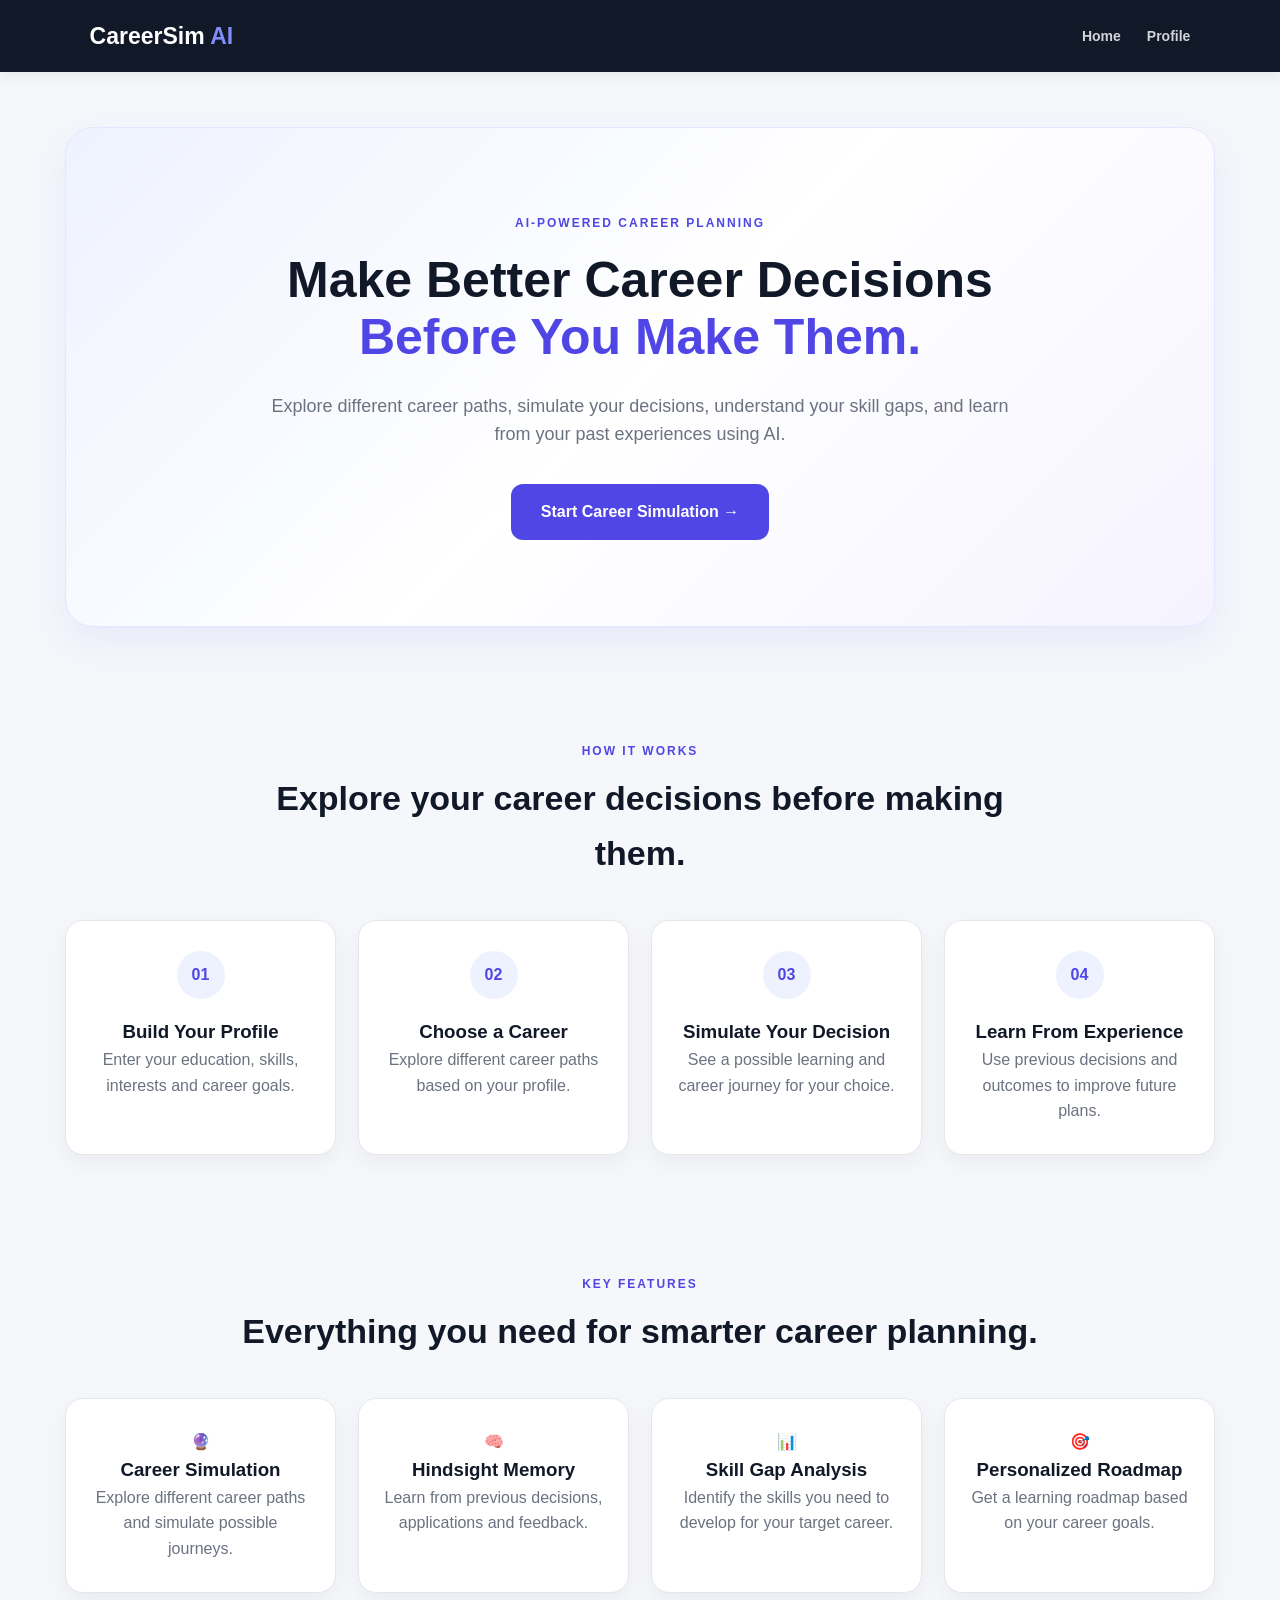
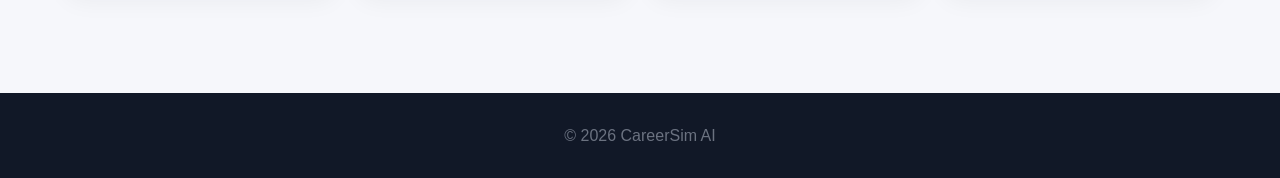
<file: frontend/index.html>
<!DOCTYPE html>
<html lang="en">
<head>
    <meta charset="UTF-8">
    <meta name="viewport" content="width=device-width, initial-scale=1.0">

    <title>CareerSim AI</title>

    <link rel="stylesheet" href="style.css">
</head>

<body>

    <!-- NAVBAR -->
    <nav class="navbar">
        <div class="logo">CareerSim <span>AI</span></div>

        <div class="nav-links">
            <a href="index.html">Home</a>
            <a href="profile.html">Profile</a>
        </div>
    </nav>


    <!-- HERO -->
    <main>

        <section class="hero-section">
            <div class="hero-content">

                <p class="tagline">AI-POWERED CAREER PLANNING</p>

                <h1>
                    Make Better Career Decisions
                    <span>Before You Make Them.</span>
                </h1>

                <p class="hero-description">
                    Explore different career paths, simulate your decisions,
                    understand your skill gaps, and learn from your past
                    experiences using AI.
                </p>

                <a href="profile.html" class="primary-button">
                    Start Career Simulation →
                </a>

            </div>
        </section>


        <!-- HOW IT WORKS -->
        <section class="content-section">

            <div class="section-heading">
                <p class="tagline">HOW IT WORKS</p>

                <h2>
                    Explore your career decisions
                    before making them.
                </h2>
            </div>

            <div class="journey">

                <div class="journey-card">
                    <div class="step-number">01</div>
                    <h3>Build Your Profile</h3>
                    <p>
                        Enter your education, skills, interests
                        and career goals.
                    </p>
                </div>

                <div class="journey-card">
                    <div class="step-number">02</div>
                    <h3>Choose a Career</h3>
                    <p>
                        Explore different career paths based
                        on your profile.
                    </p>
                </div>

                <div class="journey-card">
                    <div class="step-number">03</div>
                    <h3>Simulate Your Decision</h3>
                    <p>
                        See a possible learning and career
                        journey for your choice.
                    </p>
                </div>

                <div class="journey-card">
                    <div class="step-number">04</div>
                    <h3>Learn From Experience</h3>
                    <p>
                        Use previous decisions and outcomes
                        to improve future plans.
                    </p>
                </div>

            </div>

        </section>


        <!-- FEATURES -->
        <section class="content-section">

            <div class="section-heading">
                <p class="tagline">KEY FEATURES</p>

                <h2>
                    Everything you need for smarter career planning.
                </h2>
            </div>

            <div class="features">

                <div class="feature-card">
                    <div class="feature-icon">🔮</div>
                    <h3>Career Simulation</h3>
                    <p>
                        Explore different career paths and
                        simulate possible journeys.
                    </p>
                </div>

                <div class="feature-card">
                    <div class="feature-icon">🧠</div>
                    <h3>Hindsight Memory</h3>
                    <p>
                        Learn from previous decisions,
                        applications and feedback.
                    </p>
                </div>

                <div class="feature-card">
                    <div class="feature-icon">📊</div>
                    <h3>Skill Gap Analysis</h3>
                    <p>
                        Identify the skills you need to
                        develop for your target career.
                    </p>
                </div>

                <div class="feature-card">
                    <div class="feature-icon">🎯</div>
                    <h3>Personalized Roadmap</h3>
                    <p>
                        Get a learning roadmap based on
                        your career goals.
                    </p>
                </div>

            </div>

        </section>

    </main>


    <!-- FOOTER -->
    <footer>
        <p>© 2026 CareerSim AI</p>
    </footer>

</body>
</html>
</file>
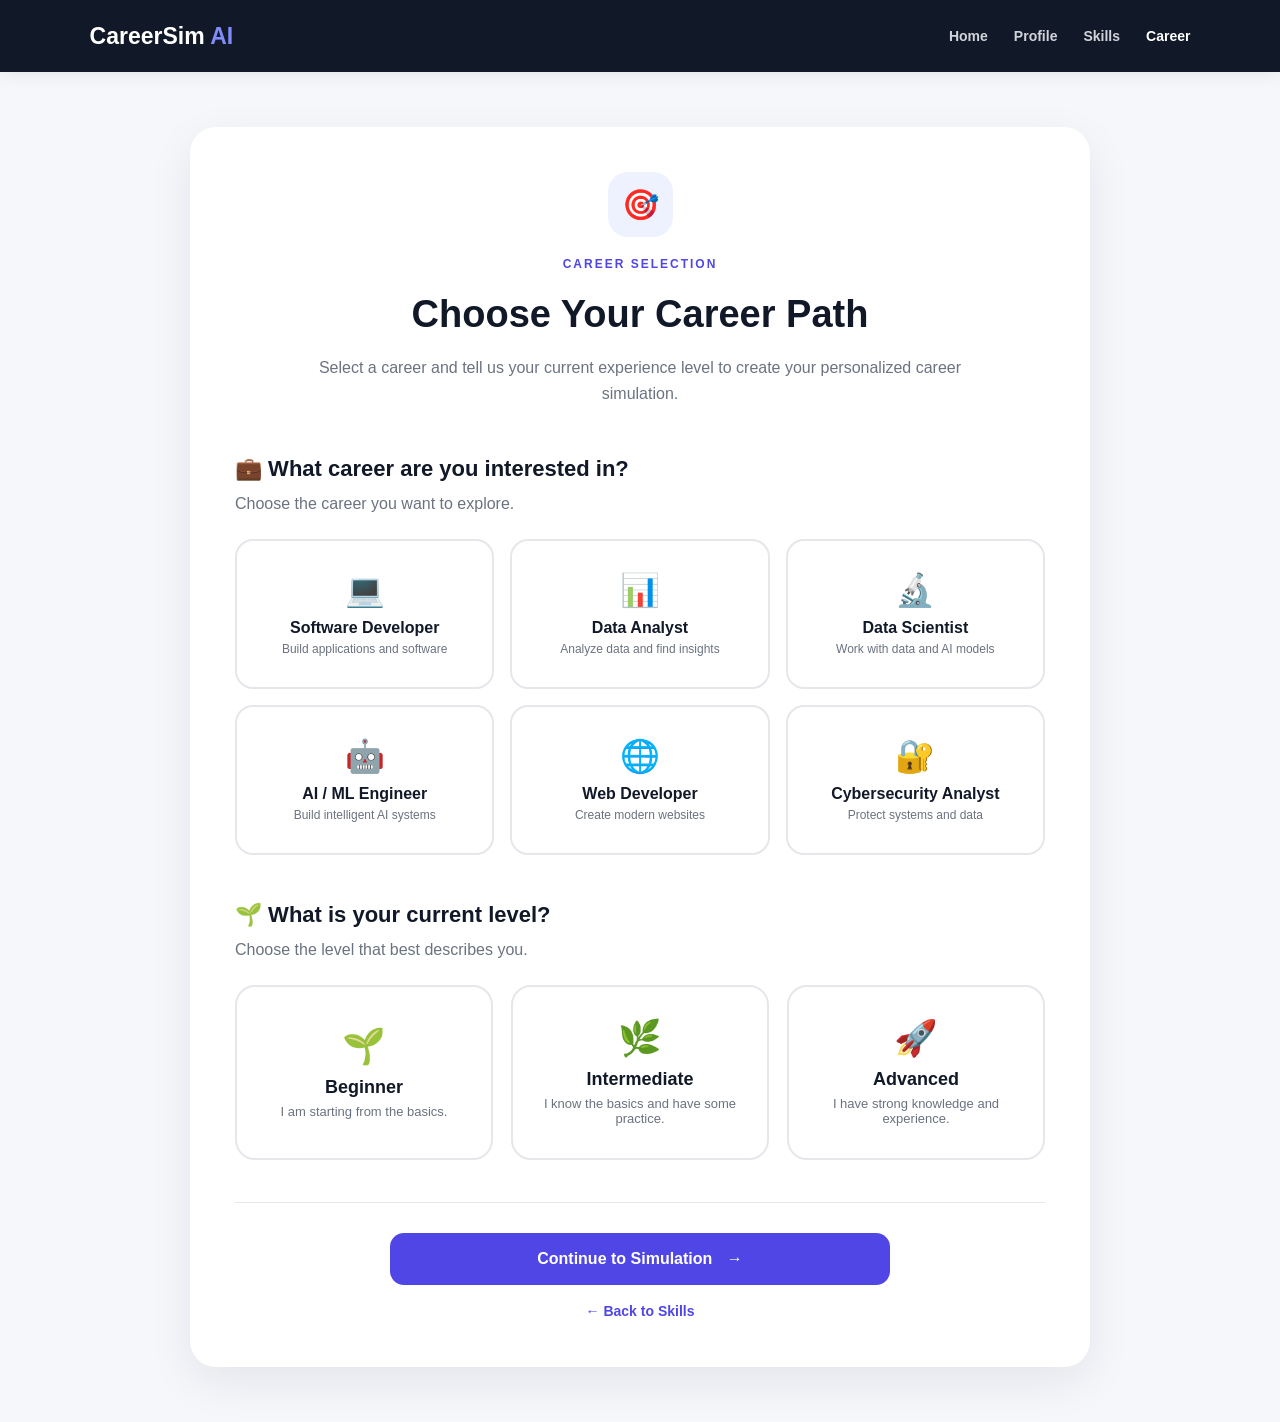
<file: frontend/career.html>
<!DOCTYPE html>
<html lang="en">

<head>
    <meta charset="UTF-8">
    <meta name="viewport" content="width=device-width, initial-scale=1.0">

    <title>Choose Career | CareerSim AI</title>

    <link rel="stylesheet" href="style.css">
</head>

<body>

    <!-- NAVBAR -->

    <nav class="navbar">

        <div class="logo">
            CareerSim <span>AI</span>
        </div>

        <div class="nav-links">

            <a href="index.html">Home</a>
            <a href="profile.html">Profile</a>
            <a href="skills.html">Skills</a>
            <a href="career.html" class="active">Career</a>

        </div>

    </nav>


    <!-- MAIN -->

    <main class="career-page">

        <div class="career-container">

            <div class="career-header">

                <div class="page-icon">
                    🎯
                </div>

                <p class="tagline">
                    CAREER SELECTION
                </p>

                <h1>
                    Choose Your Career Path
                </h1>

                <p class="career-subtitle">
                    Select a career and tell us your current
                    experience level to create your personalized
                    career simulation.
                </p>

            </div>


            <form id="careerForm">


                <!-- CAREER -->

                <div class="selection-section">

                    <h2>
                        💼 What career are you interested in?
                    </h2>

                    <p class="selection-description">
                        Choose the career you want to explore.
                    </p>


                    <div class="career-choice-grid">

                        <button
                            type="button"
                            class="career-choice"
                            data-career="software-developer">

                            <span class="choice-icon">💻</span>

                            <span class="choice-title">
                                Software Developer
                            </span>

                            <span class="choice-description">
                                Build applications and software
                            </span>

                        </button>


                        <button
                            type="button"
                            class="career-choice"
                            data-career="data-analyst">

                            <span class="choice-icon">📊</span>

                            <span class="choice-title">
                                Data Analyst
                            </span>

                            <span class="choice-description">
                                Analyze data and find insights
                            </span>

                        </button>


                        <button
                            type="button"
                            class="career-choice"
                            data-career="data-scientist">

                            <span class="choice-icon">🔬</span>

                            <span class="choice-title">
                                Data Scientist
                            </span>

                            <span class="choice-description">
                                Work with data and AI models
                            </span>

                        </button>


                        <button
                            type="button"
                            class="career-choice"
                            data-career="ai-ml-engineer">

                            <span class="choice-icon">🤖</span>

                            <span class="choice-title">
                                AI / ML Engineer
                            </span>

                            <span class="choice-description">
                                Build intelligent AI systems
                            </span>

                        </button>


                        <button
                            type="button"
                            class="career-choice"
                            data-career="web-developer">

                            <span class="choice-icon">🌐</span>

                            <span class="choice-title">
                                Web Developer
                            </span>

                            <span class="choice-description">
                                Create modern websites
                            </span>

                        </button>


                        <button
                            type="button"
                            class="career-choice"
                            data-career="cybersecurity-analyst">

                            <span class="choice-icon">🔐</span>

                            <span class="choice-title">
                                Cybersecurity Analyst
                            </span>

                            <span class="choice-description">
                                Protect systems and data
                            </span>

                        </button>

                    </div>


                    <!-- Hidden field used by existing JS -->

                    <select id="career" class="hidden-select" required>

                        <option value="">
                            Select Career
                        </option>

                        <option value="software-developer">
                            Software Developer
                        </option>

                        <option value="data-analyst">
                            Data Analyst
                        </option>

                        <option value="data-scientist">
                            Data Scientist
                        </option>

                        <option value="ai-ml-engineer">
                            AI / ML Engineer
                        </option>

                        <option value="web-developer">
                            Web Developer
                        </option>

                        <option value="cybersecurity-analyst">
                            Cybersecurity Analyst
                        </option>

                    </select>

                </div>



                <!-- EXPERIENCE -->

                <div class="selection-section">

                    <h2>
                        🌱 What is your current level?
                    </h2>

                    <p class="selection-description">
                        Choose the level that best describes you.
                    </p>


                    <div class="level-grid">


                        <button
                            type="button"
                            class="level-card"
                            data-level="Beginner">

                            <span class="level-emoji">
                                🌱
                            </span>

                            <span class="level-title">
                                Beginner
                            </span>

                            <span class="level-description">
                                I am starting from the basics.
                            </span>

                        </button>


                        <button
                            type="button"
                            class="level-card"
                            data-level="Intermediate">

                            <span class="level-emoji">
                                🌿
                            </span>

                            <span class="level-title">
                                Intermediate
                            </span>

                            <span class="level-description">
                                I know the basics and have some practice.
                            </span>

                        </button>


                        <button
                            type="button"
                            class="level-card"
                            data-level="Advanced">

                            <span class="level-emoji">
                                🚀
                            </span>

                            <span class="level-title">
                                Advanced
                            </span>

                            <span class="level-description">
                                I have strong knowledge and experience.
                            </span>

                        </button>


                    </div>


                    <!-- Hidden experience field -->

                    <select id="experience" class="hidden-select" required>

                        <option value="">
                            Select Level
                        </option>

                        <option value="Beginner">
                            Beginner
                        </option>

                        <option value="Intermediate">
                            Intermediate
                        </option>

                        <option value="Advanced">
                            Advanced
                        </option>

                    </select>

                </div>



                <!-- CONTINUE -->

                <div class="career-actions">

                    <button
                        type="submit"
                        id="continueCareerButton"
                        class="continue-career-button">

                        Continue to Simulation

                        <span>→</span>

                    </button>

                    <a
                        href="skills.html"
                        class="back-button">

                        ← Back to Skills

                    </a>

                </div>


            </form>

        </div>

    </main>


    <script src="script.js"></script>


    <!-- PAGE INTERACTION -->

    <script>

        const careerButtons =
            document.querySelectorAll(".career-choice");

        const levelButtons =
            document.querySelectorAll(".level-card");


        const careerSelect =
            document.getElementById("career");

        const experienceSelect =
            document.getElementById("experience");


        /* CAREER SELECTION */

        careerButtons.forEach(function(button) {

            button.addEventListener("click", function() {

                careerButtons.forEach(function(item) {

                    item.classList.remove("selected");

                });


                button.classList.add("selected");


                careerSelect.value =
                    button.dataset.career;

            });

        });


        /* EXPERIENCE LEVEL */

        levelButtons.forEach(function(button) {

            button.addEventListener("click", function() {

                levelButtons.forEach(function(item) {

                    item.classList.remove("selected");

                });


                button.classList.add("selected");


                experienceSelect.value =
                    button.dataset.level;

            });

        });


        /* SUBMIT */

        document
            .getElementById("careerForm")
            .addEventListener("submit", function(event) {

                event.preventDefault();


                const career =
                    careerSelect.value;

                const experience =
                    experienceSelect.value;


                if (!career) {

                    alert(
                        "Please choose a career first."
                    );

                    return;

                }


                if (!experience) {

                    alert(
                        "Please choose your experience level."
                    );

                    return;

                }


                const careerChoice = {

                    targetCareer: career,

                    experience: experience

                };


                localStorage.setItem(
                    "careerChoice",
                    JSON.stringify(careerChoice)
                );


                window.location.href =
                    "simulation.html";

            });

    </script>

</body>

</html>
</file>
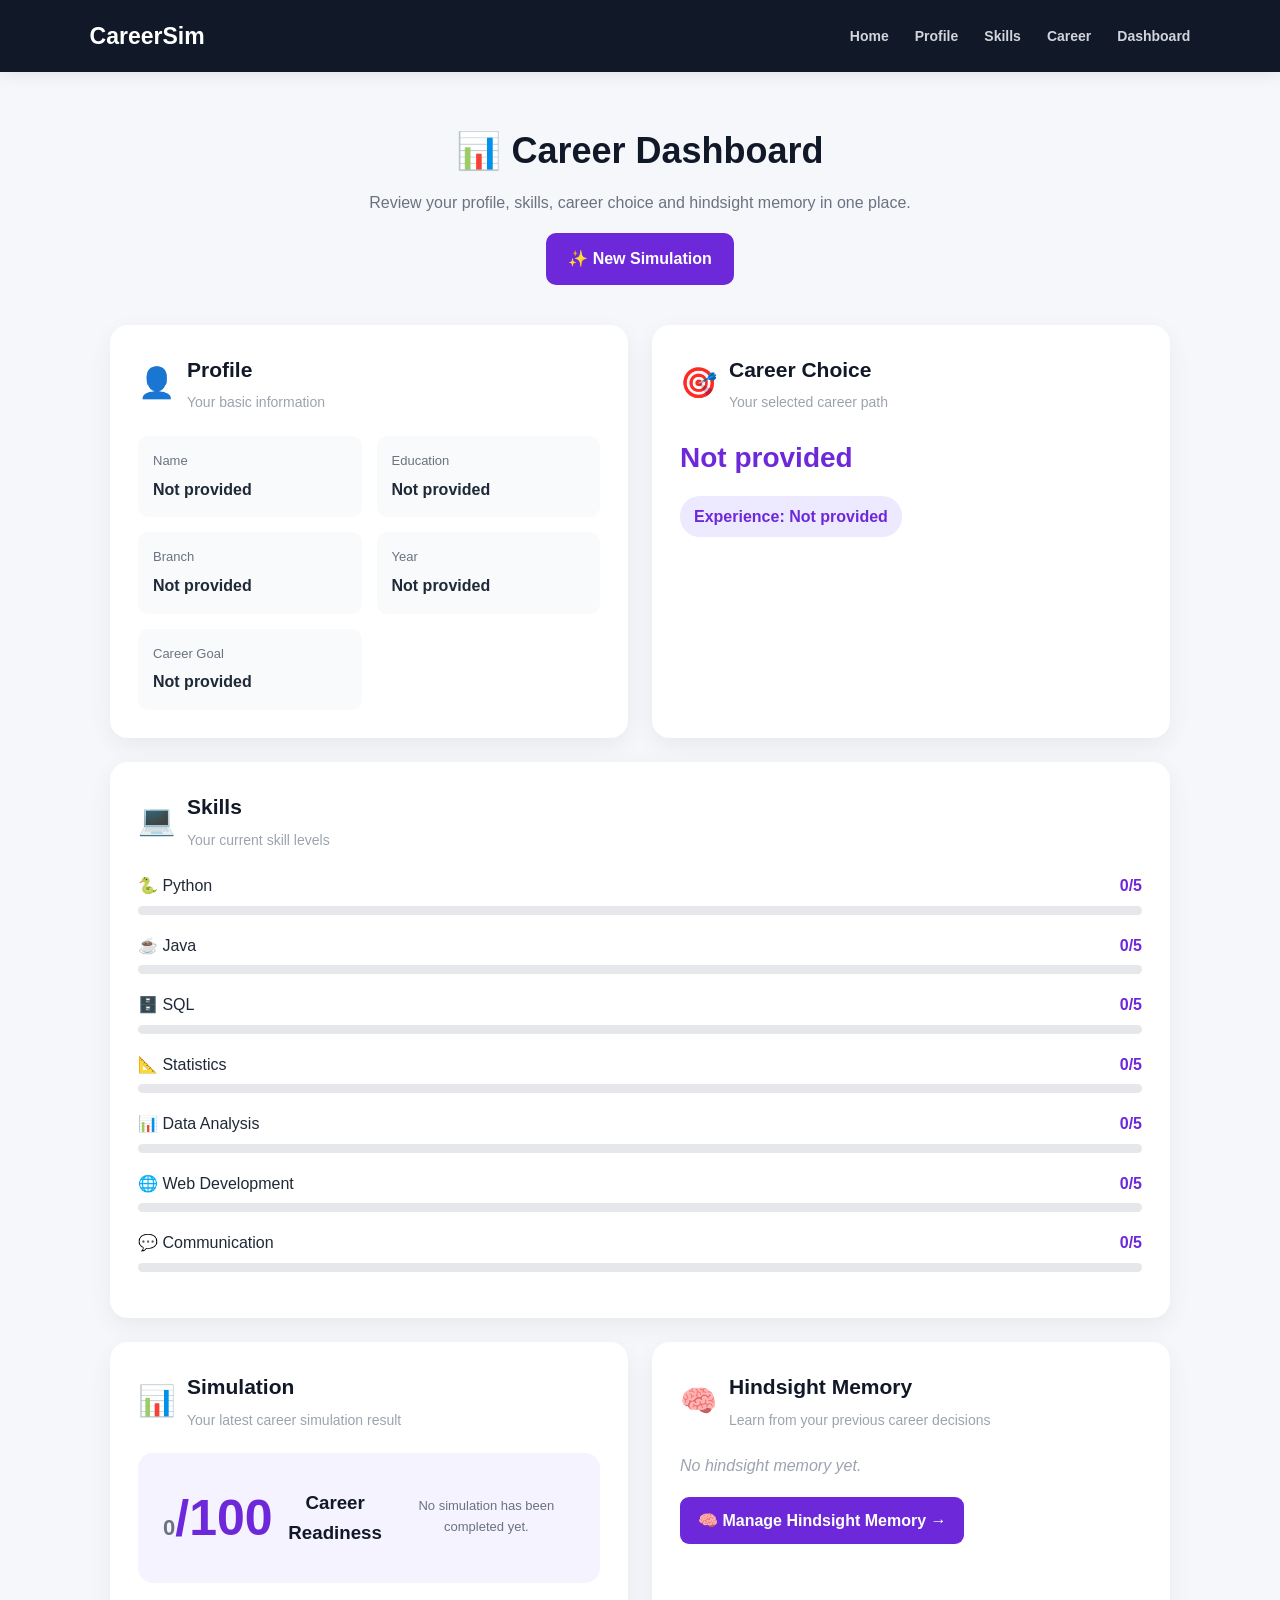
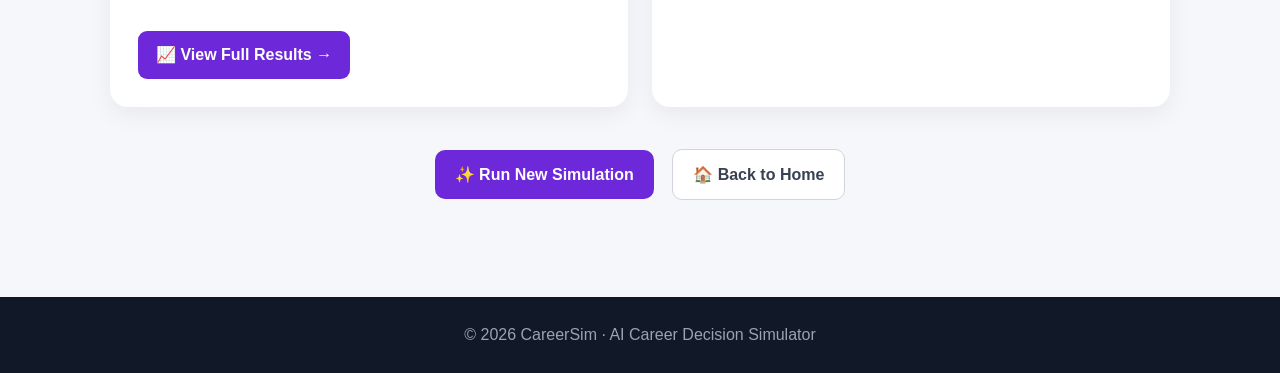
<file: frontend/dashboard.html>
<!DOCTYPE html>
<html lang="en">
<head>
    <meta charset="UTF-8">
    <meta name="viewport" content="width=device-width, initial-scale=1.0">

    <title>Career Dashboard | CareerSim</title>

    <link rel="stylesheet" href="style.css">

    <style>
        body {
            margin: 0;
            background: #f5f7fb;
            color: #1f2937;
            font-family: Arial, sans-serif;
        }

        .dashboard-container {
            max-width: 1100px;
            margin: auto;
            padding: 50px 20px;
        }

        .dashboard-header {
            text-align: center;
            margin-bottom: 40px;
        }

        .dashboard-header h1 {
            font-size: 36px;
            margin-bottom: 10px;
        }

        .dashboard-header p {
            color: #6b7280;
        }

        .new-btn {
            display: inline-block;
            margin-top: 18px;
            padding: 13px 22px;
            background: #6d28d9;
            color: white;
            text-decoration: none;
            border-radius: 10px;
            font-weight: bold;
        }

        .dashboard-grid {
            display: grid;
            grid-template-columns: repeat(2, 1fr);
            gap: 24px;
        }

        .dashboard-card {
            background: white;
            padding: 28px;
            border-radius: 18px;
            box-shadow: 0 8px 25px rgba(0,0,0,0.06);
        }

        .full-card {
            grid-column: 1 / -1;
        }

        .card-heading {
            display: flex;
            gap: 12px;
            align-items: center;
            margin-bottom: 22px;
        }

        .card-icon {
            font-size: 30px;
        }

        .card-heading h2 {
            margin: 0;
            font-size: 21px;
        }

        .card-heading p {
            margin: 5px 0 0;
            color: #9ca3af;
            font-size: 14px;
        }

        .info-grid {
            display: grid;
            grid-template-columns: repeat(2, 1fr);
            gap: 15px;
        }

        .info-item {
            background: #f8fafc;
            padding: 15px;
            border-radius: 10px;
        }

        .info-label {
            display: block;
            color: #6b7280;
            font-size: 13px;
            margin-bottom: 5px;
        }

        .info-value {
            font-weight: bold;
        }

        .career-name {
            font-size: 28px;
            font-weight: bold;
            color: #6d28d9;
            margin-bottom: 15px;
        }

        .experience {
            display: inline-block;
            padding: 8px 14px;
            background: #ede9fe;
            color: #6d28d9;
            border-radius: 20px;
            font-weight: bold;
        }

        .skill {
            margin-bottom: 18px;
        }

        .skill-header {
            display: flex;
            justify-content: space-between;
            margin-bottom: 7px;
        }

        .skill-score {
            color: #6d28d9;
            font-weight: bold;
        }

        .skill-bar {
            height: 9px;
            background: #e5e7eb;
            border-radius: 20px;
            overflow: hidden;
        }

        .skill-fill {
            height: 100%;
            width: 0;
            background: #6d28d9;
            border-radius: 20px;
        }

        .readiness-box {
            text-align: center;
            background: #f5f3ff;
            padding: 25px;
            border-radius: 15px;
        }

        .readiness-score {
            font-size: 50px;
            font-weight: bold;
            color: #6d28d9;
        }

        .readiness-score span {
            font-size: 22px;
            color: #6b7280;
        }

        .readiness-box h3 {
            margin: 8px 0;
        }

        .readiness-box p {
            color: #6b7280;
            line-height: 1.6;
        }

        .memory-box {
            background: #f8fafc;
            padding: 20px;
            border-radius: 14px;
            line-height: 1.6;
        }

        .memory-box strong {
            color: #6d28d9;
        }

        .empty {
            color: #9ca3af;
            font-style: italic;
        }

        .card-button {
            display: inline-block;
            margin-top: 18px;
            padding: 11px 18px;
            background: #6d28d9;
            color: white;
            text-decoration: none;
            border-radius: 9px;
            font-weight: bold;
        }

        .bottom-actions {
            text-align: center;
            margin-top: 35px;
        }

        .bottom-actions a {
            display: inline-block;
            margin: 7px;
            padding: 12px 20px;
            border-radius: 10px;
            text-decoration: none;
            font-weight: bold;
        }

        .primary {
            background: #6d28d9;
            color: white;
        }

        .secondary {
            background: white;
            color: #374151;
            border: 1px solid #d1d5db;
        }

        @media (max-width: 700px) {

            .dashboard-grid {
                grid-template-columns: 1fr;
            }

            .full-card {
                grid-column: auto;
            }

            .info-grid {
                grid-template-columns: 1fr;
            }

            .dashboard-header h1 {
                font-size: 28px;
            }
        }
    </style>
</head>

<body>

    <nav class="navbar">

        <div class="logo">
            CareerSim
        </div>

        <div class="nav-links">
            <a href="index.html">Home</a>
            <a href="profile.html">Profile</a>
            <a href="skills.html">Skills</a>
            <a href="career.html">Career</a>
            <a href="dashboard.html">Dashboard</a>
        </div>

    </nav>


    <main class="dashboard-container">

        <header class="dashboard-header">

            <h1>📊 Career Dashboard</h1>

            <p>
                Review your profile, skills, career choice and
                hindsight memory in one place.
            </p>

            <a
                href="career.html"
                class="new-btn"
            >
                ✨ New Simulation
            </a>

        </header>


        <section class="dashboard-grid">


            <!-- PROFILE -->

            <div class="dashboard-card">

                <div class="card-heading">

                    <div class="card-icon">👤</div>

                    <div>
                        <h2>Profile</h2>
                        <p>Your basic information</p>
                    </div>

                </div>


                <div class="info-grid">

                    <div class="info-item">
                        <span class="info-label">Name</span>
                        <span
                            class="info-value"
                            id="dashboardName"
                        >
                            Not provided
                        </span>
                    </div>

                    <div class="info-item">
                        <span class="info-label">Education</span>
                        <span
                            class="info-value"
                            id="dashboardEducation"
                        >
                            Not provided
                        </span>
                    </div>

                    <div class="info-item">
                        <span class="info-label">Branch</span>
                        <span
                            class="info-value"
                            id="dashboardBranch"
                        >
                            Not provided
                        </span>
                    </div>

                    <div class="info-item">
                        <span class="info-label">Year</span>
                        <span
                            class="info-value"
                            id="dashboardYear"
                        >
                            Not provided
                        </span>
                    </div>

                    <div class="info-item">
                        <span class="info-label">Career Goal</span>
                        <span
                            class="info-value"
                            id="dashboardGoal"
                        >
                            Not provided
                        </span>
                    </div>

                </div>

            </div>


            <!-- CAREER -->

            <div class="dashboard-card">

                <div class="card-heading">

                    <div class="card-icon">🎯</div>

                    <div>
                        <h2>Career Choice</h2>
                        <p>Your selected career path</p>
                    </div>

                </div>


                <div
                    class="career-name"
                    id="dashboardCareer"
                >
                    Not provided
                </div>

                <div class="experience">
                    Experience:
                    <span id="dashboardExperience">
                        Not provided
                    </span>
                </div>

            </div>


            <!-- SKILLS -->

            <div class="dashboard-card full-card">

                <div class="card-heading">

                    <div class="card-icon">💻</div>

                    <div>
                        <h2>Skills</h2>
                        <p>Your current skill levels</p>
                    </div>

                </div>


                <div class="skill">

                    <div class="skill-header">
                        <span>🐍 Python</span>
                        <span
                            class="skill-score"
                            id="pythonScore"
                        >0/5</span>
                    </div>

                    <div class="skill-bar">
                        <div
                            class="skill-fill"
                            id="pythonBar"
                        ></div>
                    </div>

                </div>


                <div class="skill">

                    <div class="skill-header">
                        <span>☕ Java</span>
                        <span
                            class="skill-score"
                            id="javaScore"
                        >0/5</span>
                    </div>

                    <div class="skill-bar">
                        <div
                            class="skill-fill"
                            id="javaBar"
                        ></div>
                    </div>

                </div>


                <div class="skill">

                    <div class="skill-header">
                        <span>🗄️ SQL</span>
                        <span
                            class="skill-score"
                            id="sqlScore"
                        >0/5</span>
                    </div>

                    <div class="skill-bar">
                        <div
                            class="skill-fill"
                            id="sqlBar"
                        ></div>
                    </div>

                </div>


                <div class="skill">

                    <div class="skill-header">
                        <span>📐 Statistics</span>
                        <span
                            class="skill-score"
                            id="statisticsScore"
                        >0/5</span>
                    </div>

                    <div class="skill-bar">
                        <div
                            class="skill-fill"
                            id="statisticsBar"
                        ></div>
                    </div>

                </div>


                <div class="skill">

                    <div class="skill-header">
                        <span>📊 Data Analysis</span>
                        <span
                            class="skill-score"
                            id="dataAnalysisScore"
                        >0/5</span>
                    </div>

                    <div class="skill-bar">
                        <div
                            class="skill-fill"
                            id="dataAnalysisBar"
                        ></div>
                    </div>

                </div>


                <div class="skill">

                    <div class="skill-header">
                        <span>🌐 Web Development</span>
                        <span
                            class="skill-score"
                            id="webDevelopmentScore"
                        >0/5</span>
                    </div>

                    <div class="skill-bar">
                        <div
                            class="skill-fill"
                            id="webDevelopmentBar"
                        ></div>
                    </div>

                </div>


                <div class="skill">

                    <div class="skill-header">
                        <span>💬 Communication</span>
                        <span
                            class="skill-score"
                            id="communicationScore"
                        >0/5</span>
                    </div>

                    <div class="skill-bar">
                        <div
                            class="skill-fill"
                            id="communicationBar"
                        ></div>
                    </div>

                </div>

            </div>


            <!-- SIMULATION -->

            <div class="dashboard-card">

                <div class="card-heading">

                    <div class="card-icon">📊</div>

                    <div>
                        <h2>Simulation</h2>
                        <p>Your latest career simulation result</p>
                    </div>

                </div>


                <div class="readiness-box">

                    <div class="readiness-score">
                        <span id="readinessScore">0</span>/100
                    </div>

                    <h3>Career Readiness</h3>

                    <p id="readinessMessage">
                        No simulation has been completed yet.
                    </p>

                </div>


                <a
                    href="results.html"
                    class="card-button"
                >
                    📈 View Full Results →
                </a>

            </div>


            <!-- MEMORY -->

            <div class="dashboard-card">

                <div class="card-heading">

                    <div class="card-icon">🧠</div>

                    <div>
                        <h2>Hindsight Memory</h2>
                        <p>Learn from your previous career decisions</p>
                    </div>

                </div>


                <div id="dashboardMemory">

                    <div class="empty">
                        Loading memory...
                    </div>

                </div>


                <a
                    href="memory.html"
                    class="card-button"
                >
                    🧠 Manage Hindsight Memory →
                </a>

            </div>

        </section>


        <div class="bottom-actions">

            <a
                href="simulation.html"
                class="primary"
            >
                ✨ Run New Simulation
            </a>

            <a
                href="index.html"
                class="secondary"
            >
                🏠 Back to Home
            </a>

        </div>

    </main>


    <footer style="text-align:center;padding:25px;color:#9ca3af;">
        © 2026 CareerSim · AI Career Decision Simulator
    </footer>


<script>

const API_BASE_URL =
    "https://ai-career-decision-simulator.onrender.com";


function getJSON(key) {

    try {

        const value =
            localStorage.getItem(key);

        return value
            ? JSON.parse(value)
            : null;

    } catch (error) {

        console.error(
            "Unable to read",
            key,
            error
        );

        return null;
    }
}


function text(id, value) {

    const element =
        document.getElementById(id);

    if (!element) return;

    if (
        value === undefined ||
        value === null ||
        value === ""
    ) {

        element.textContent =
            "Not provided";

    } else {

        element.textContent =
            value;
    }
}


// PROFILE

function loadProfile() {

    const profile =
        getJSON("careerProfile");

    if (!profile) return;

    text(
        "dashboardName",
        profile.name
    );

    text(
        "dashboardEducation",
        profile.education
    );

    text(
        "dashboardBranch",
        profile.branch
    );

    text(
        "dashboardYear",
        profile.year
    );

    text(
        "dashboardGoal",
        profile.goal ||
        profile.careerGoal ||
        profile.career_goal
    );
}


// CAREER

function loadCareer() {

    const career =
        getJSON("careerChoice");

    if (!career) return;

    text(
        "dashboardCareer",
        career.targetCareer ||
        career.target_career ||
        career.career ||
        career.career_name ||
        career.name
    );

    text(
        "dashboardExperience",
        career.experience ||
        career.experienceLevel ||
        career.level
    );
}


// SKILLS

function setSkill(
    scoreId,
    barId,
    value
) {

    const score =
        Math.max(
            0,
            Math.min(
                5,
                Number(value) || 0
            )
        );

    const scoreElement =
        document.getElementById(scoreId);

    const barElement =
        document.getElementById(barId);

    if (scoreElement) {

        scoreElement.textContent =
            score + "/5";
    }

    if (barElement) {

        barElement.style.width =
            (score / 5 * 100) + "%";
    }
}


function loadSkills() {

    const skills =
        getJSON("careerSkills");

    if (!skills) return;

    setSkill(
        "pythonScore",
        "pythonBar",
        skills.python
    );

    setSkill(
        "javaScore",
        "javaBar",
        skills.java
    );

    setSkill(
        "sqlScore",
        "sqlBar",
        skills.sql
    );

    setSkill(
        "statisticsScore",
        "statisticsBar",
        skills.statistics
    );

    setSkill(
        "dataAnalysisScore",
        "dataAnalysisBar",
        skills.dataAnalysis ??
        skills.data_analysis
    );

    setSkill(
        "webDevelopmentScore",
        "webDevelopmentBar",
        skills.webDevelopment ??
        skills.web_development
    );

    setSkill(
        "communicationScore",
        "communicationBar",
        skills.communication
    );
}


// SIMULATION

function loadSimulation() {

    const simulation =
        getJSON("simulationResult");

    if (!simulation) {

        return;
    }

    const score =
        simulation.readiness_score ??
        simulation.readinessScore ??
        simulation.score ??
        simulation.career_readiness;

    const recommendation =
        simulation.ai_recommendation ||
        simulation.recommendation ||
        simulation.message;


    if (
        score !== undefined &&
        score !== null
    ) {

        text(
            "readinessScore",
            score
        );


        text(
            "readinessMessage",
            recommendation ||
            "Your simulation is complete. Continue improving your weakest skills and follow your personalized roadmap."
        );

    }

}


// MEMORY

function displayMemory(memory) {

    const container =
        document.getElementById(
            "dashboardMemory"
        );

    if (!container) return;


    if (!memory) {

        container.innerHTML = `
            <div class="empty">
                No hindsight memory yet.
            </div>
        `;

        return;
    }


    container.innerHTML = `

        <div class="memory-box">

            <p>
                <strong>Career:</strong><br>
                ${escapeHTML(
                    memory.career ||
                    "Not provided"
                )}
            </p>

            <p>
                <strong>Decision:</strong><br>
                ${escapeHTML(
                    memory.decision ||
                    "Not provided"
                )}
            </p>

            <p>
                <strong>Outcome:</strong><br>
                ${escapeHTML(
                    memory.outcome ||
                    "Not provided"
                )}
            </p>

            <p>
                <strong>Lesson:</strong><br>
                ${escapeHTML(
                    memory.lesson ||
                    "Not provided"
                )}
            </p>

        </div>
    `;
}


function escapeHTML(value) {

    return String(value)
        .replace(/&/g, "&amp;")
        .replace(/</g, "&lt;")
        .replace(/>/g, "&gt;")
        .replace(/"/g, "&quot;")
        .replace(/'/g, "&#039;");
}


async function loadMemory() {

    /*
       First try local memory.
    */

    const localMemory =
        getJSON("careerMemory");


    if (localMemory) {

        if (Array.isArray(localMemory)) {

            displayMemory(
                localMemory[
                    localMemory.length - 1
                ]
            );

        } else {

            displayMemory(
                localMemory
            );
        }

        return;
    }


    /*
       Then use the profile ID that the
       Memory page itself uses.
    */

    const profileId =
        localStorage.getItem("profileId");


    if (!profileId) {

        displayMemory(null);

        return;
    }


    try {

        const response =
            await fetch(
                `${API_BASE_URL}/api/memory/${profileId}`
            );


        if (!response.ok) {

            throw new Error(
                "Memory request failed: " +
                response.status
            );
        }


        const data =
            await response.json();


        const memories =
            data.memories || [];


        if (memories.length > 0) {

            displayMemory(
                memories[
                    memories.length - 1
                ]
            );

        } else {

            displayMemory(null);
        }


    } catch (error) {

        console.error(
            "Memory error:",
            error
        );

        displayMemory(null);
    }

}


// LOAD EVERYTHING

loadProfile();
loadCareer();
loadSkills();
loadSimulation();
loadMemory();

</script>

</body>
</html>
</file>
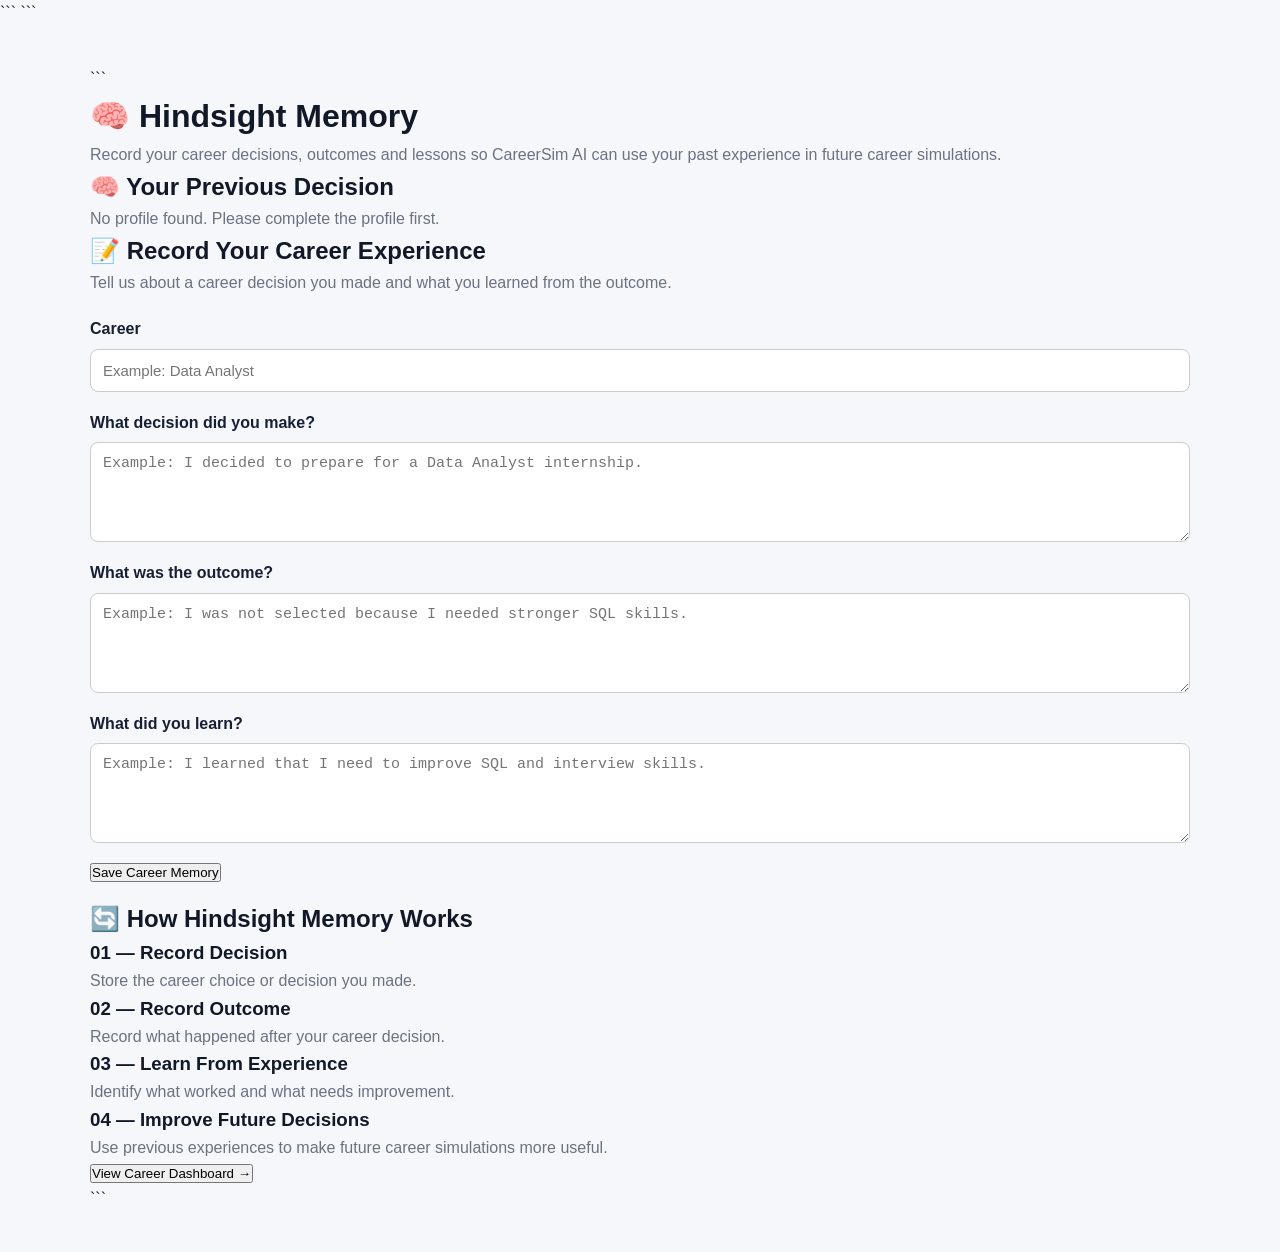
<file: frontend/memory.html>
<!DOCTYPE html>

<html lang="en">

<head>

```
<meta charset="UTF-8">

<meta name="viewport"
      content="width=device-width, initial-scale=1.0">

<title>Hindsight Memory - CareerSim AI</title>

<link rel="stylesheet" href="style.css">

<style>

    .memory-card {
        background: #f5f7ff;
        border: 1px solid #dfe4f5;
        border-radius: 12px;
        padding: 20px;
        margin-top: 15px;
    }

    .memory-card h3 {
        margin: 0 0 15px 0;
    }

    .memory-card p {
        margin: 12px 0;
        line-height: 1.6;
    }

    .memory-form {
        margin-top: 20px;
    }

    .memory-form label {
        display: block;
        margin-top: 18px;
        margin-bottom: 7px;
        font-weight: 600;
    }

    .memory-form input,
    .memory-form textarea {
        display: block;
        width: 100%;
        box-sizing: border-box;
        padding: 12px;
        border: 1px solid #ccc;
        border-radius: 8px;
        font-size: 15px;
    }

    .memory-form textarea {
        min-height: 100px;
        resize: vertical;
    }

    .memory-form button {
        margin-top: 20px;
    }

    #message {
        margin-top: 15px;
        font-weight: 600;
    }

    .memory-history {
        margin-top: 25px;
    }

    .history-card {
        background: #fafafa;
        border: 1px solid #ddd;
        border-radius: 10px;
        padding: 15px;
        margin-top: 12px;
    }

    .history-card h3 {
        margin-top: 0;
    }

</style>
```

</head>

<body>

<div class="container">

```
<h1>🧠 Hindsight Memory</h1>

<p>
    Record your career decisions, outcomes and lessons so CareerSim AI
    can use your past experience in future career simulations.
</p>


<section>

    <h2>🧠 Your Previous Decision</h2>

    <div id="previousMemory">
        Loading previous memory...
    </div>

</section>


<section>

    <h2>📝 Record Your Career Experience</h2>

    <p>
        Tell us about a career decision you made and what you learned
        from the outcome.
    </p>


    <form id="memoryForm" class="memory-form">

        <label for="career">
            Career
        </label>

        <input
            type="text"
            id="career"
            placeholder="Example: Data Analyst"
            required
        >


        <label for="decision">
            What decision did you make?
        </label>

        <textarea
            id="decision"
            placeholder="Example: I decided to prepare for a Data Analyst internship."
            required
        ></textarea>


        <label for="outcome">
            What was the outcome?
        </label>

        <textarea
            id="outcome"
            placeholder="Example: I was not selected because I needed stronger SQL skills."
            required
        ></textarea>


        <label for="lesson">
            What did you learn?
        </label>

        <textarea
            id="lesson"
            placeholder="Example: I learned that I need to improve SQL and interview skills."
            required
        ></textarea>


        <button type="submit">
            Save Career Memory
        </button>

    </form>


    <p id="message"></p>

</section>


<section>

    <h2>🔄 How Hindsight Memory Works</h2>


    <div>

        <h3>01 — Record Decision</h3>

        <p>
            Store the career choice or decision you made.
        </p>

    </div>


    <div>

        <h3>02 — Record Outcome</h3>

        <p>
            Record what happened after your career decision.
        </p>

    </div>


    <div>

        <h3>03 — Learn From Experience</h3>

        <p>
            Identify what worked and what needs improvement.
        </p>

    </div>


    <div>

        <h3>04 — Improve Future Decisions</h3>

        <p>
            Use previous experiences to make future career simulations
            more useful.
        </p>

    </div>

</section>


<section>

    <a href="dashboard.html">

        <button type="button">
            View Career Dashboard →
        </button>

    </a>

</section>
```

</div>

<script>

const API_BASE_URL =
    "https://ai-career-decision-simulator.onrender.com";


const previousMemory =
    document.getElementById("previousMemory");


const memoryForm =
    document.getElementById("memoryForm");


const message =
    document.getElementById("message");


async function loadMemory() {

    const profileId =
        localStorage.getItem("profileId");


    console.log(
        "Current profile ID:",
        profileId
    );


    if (!profileId) {

        previousMemory.innerHTML =
            "<p>No profile found. Please complete the profile first.</p>";

        return;
    }


    try {

        const response =
            await fetch(
                `${API_BASE_URL}/api/memory/${profileId}`
            );


        if (!response.ok) {

            throw new Error(
                `Unable to load memory: ${response.status}`
            );

        }


        const data =
            await response.json();


        console.log(
            "Memory API response:",
            data
        );


        const memories =
            data.memories || [];


        console.log(
            "Number of memories:",
            memories.length
        );


        if (memories.length === 0) {

            previousMemory.innerHTML =
                "<p>No previous career memory found.</p>";

            return;
        }


        const memory =
            memories[memories.length - 1];


        previousMemory.innerHTML = `

            <div class="memory-card">

                <h3>
                    💼 ${escapeHtml(memory.career || "")}
                </h3>

                <p>
                    <strong>Decision:</strong><br>
                    ${escapeHtml(memory.decision || "")}
                </p>

                <p>
                    <strong>Outcome:</strong><br>
                    ${escapeHtml(memory.outcome || "")}
                </p>

                <p>
                    <strong>Lesson:</strong><br>
                    ${escapeHtml(memory.lesson || "")}
                </p>

            </div>

        `;


        if (memories.length > 1) {

            let historyHTML = `
                <div class="memory-history">
                    <h3>📚 Previous Career Memories</h3>
            `;


            for (
                let i = memories.length - 2;
                i >= 0;
                i--
            ) {

                const oldMemory =
                    memories[i];


                historyHTML += `

                    <div class="history-card">

                        <h3>
                            💼 ${escapeHtml(oldMemory.career || "")}
                        </h3>

                        <p>
                            <strong>Decision:</strong><br>
                            ${escapeHtml(oldMemory.decision || "")}
                        </p>

                        <p>
                            <strong>Outcome:</strong><br>
                            ${escapeHtml(oldMemory.outcome || "")}
                        </p>

                        <p>
                            <strong>Lesson:</strong><br>
                            ${escapeHtml(oldMemory.lesson || "")}
                        </p>

                    </div>

                `;

            }


            historyHTML += `
                </div>
            `;


            previousMemory.innerHTML +=
                historyHTML;

        }

    }


    catch (error) {

        console.error(
            "Memory loading error:",
            error
        );


        previousMemory.innerHTML = `

            <p>
                ❌ Unable to load previous memory.
            </p>

        `;

    }

}


memoryForm.addEventListener(
    "submit",
    async function(event) {

        event.preventDefault();


        const profileId =
            localStorage.getItem("profileId");


        if (!profileId) {

            message.textContent =
                "❌ Please complete your profile first.";

            return;
        }


        const memoryData = {

            profile_id:
                parseInt(profileId, 10),

            career:
                document
                    .getElementById("career")
                    .value
                    .trim(),

            decision:
                document
                    .getElementById("decision")
                    .value
                    .trim(),

            outcome:
                document
                    .getElementById("outcome")
                    .value
                    .trim(),

            lesson:
                document
                    .getElementById("lesson")
                    .value
                    .trim()

        };


        try {

            message.textContent =
                "Saving your career memory...";


            const response =
                await fetch(
                    `${API_BASE_URL}/api/memory`,
                    {

                        method: "POST",

                        headers: {

                            "Content-Type":
                                "application/json",

                            "Accept":
                                "application/json"

                        },

                        body:
                            JSON.stringify(memoryData)

                    }
                );


            if (!response.ok) {

                const errorText =
                    await response.text();


                throw new Error(
                    `Server error: ${response.status} ${errorText}`
                );

            }


            const result =
                await response.json();


            console.log(
                "Memory saved:",
                result
            );


            message.textContent =
                "✅ Career memory saved successfully!";


            memoryForm.reset();


            await loadMemory();

        }


        catch (error) {

            console.error(
                "Memory save error:",
                error
            );


            message.textContent =
                "❌ Unable to save memory. Please try again.";

        }

    }
);


function escapeHtml(value) {

    return String(value)

        .replace(/&/g, "&amp;")

        .replace(/</g, "&lt;")

        .replace(/>/g, "&gt;")

        .replace(/"/g, "&quot;")

        .replace(/'/g, "&#039;");

}


loadMemory();

</script>

</body>

</html>
</file>
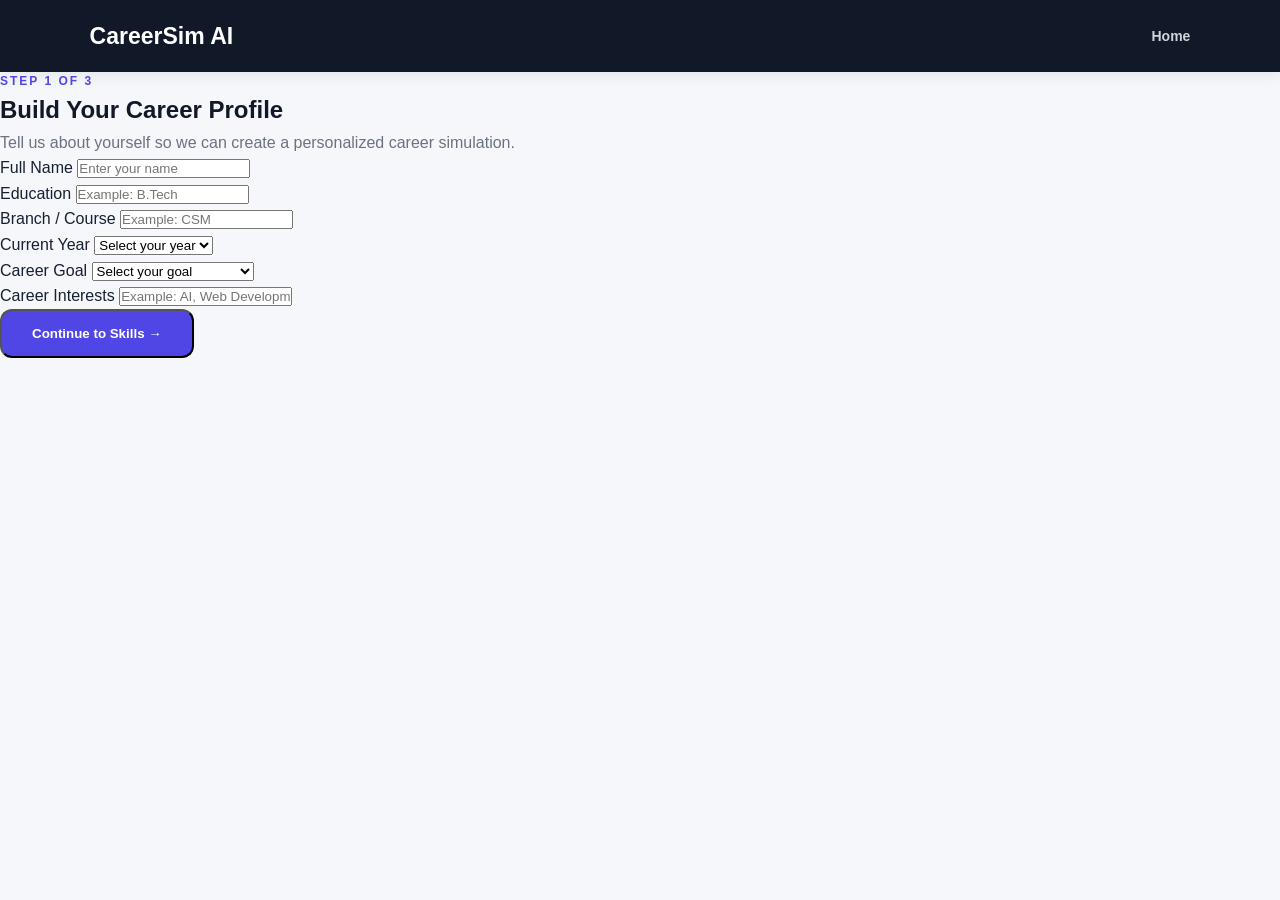
<file: frontend/profile.html>
<!DOCTYPE html>
<html lang="en">

<head>

    <meta charset="UTF-8">

    <meta name="viewport" content="width=device-width, initial-scale=1.0">

    <title>Student Profile | CareerSim AI</title>

    <link rel="stylesheet" href="style.css">

</head>


<body>

    <!-- Navigation -->

    <nav class="navbar">

        <div class="logo">
            CareerSim AI
        </div>

        <div class="nav-links">

            <a href="index.html">
                Home
            </a>

        </div>

    </nav>


    <!-- Profile Section -->

    <section class="profile-section">

        <div class="profile-container">

            <div class="profile-heading">

                <p class="tagline">
                    STEP 1 OF 3
                </p>

                <h1>
                    Build Your Career Profile
                </h1>

                <p>
                    Tell us about yourself so we can create
                    a personalized career simulation.
                </p>

            </div>


            <!-- Profile Form -->

            <form id="profileForm">


                <!-- Name -->

                <div class="form-group">

                    <label for="name">
                        Full Name
                    </label>

                    <input
                        type="text"
                        id="name"
                        placeholder="Enter your name"
                        required
                    >

                </div>


                <!-- Education -->

                <div class="form-group">

                    <label for="education">
                        Education
                    </label>

                    <input
                        type="text"
                        id="education"
                        placeholder="Example: B.Tech"
                        required
                    >

                </div>


                <!-- Branch -->

                <div class="form-group">

                    <label for="branch">
                        Branch / Course
                    </label>

                    <input
                        type="text"
                        id="branch"
                        placeholder="Example: CSM"
                        required
                    >

                </div>


                <!-- Year -->

                <div class="form-group">

                    <label for="year">
                        Current Year
                    </label>

                    <select id="year" required>

                        <option value="">
                            Select your year
                        </option>

                        <option value="1">
                            1st Year
                        </option>

                        <option value="2">
                            2nd Year
                        </option>

                        <option value="3">
                            3rd Year
                        </option>

                        <option value="4">
                            4th Year
                        </option>

                    </select>

                </div>


                <!-- Career Goal -->

                <div class="form-group">

                    <label for="goal">
                        Career Goal
                    </label>

                    <select id="goal" required>

                        <option value="">
                            Select your goal
                        </option>

                        <option value="internship">
                            Get an Internship
                        </option>

                        <option value="placement">
                            Get a Job / Placement
                        </option>

                        <option value="higher-studies">
                            Higher Studies
                        </option>

                        <option value="career-exploration">
                            Explore Career Options
                        </option>

                    </select>

                </div>


                <!-- Interests -->

                <div class="form-group">

                    <label for="interests">
                        Career Interests
                    </label>

                    <input
                        type="text"
                        id="interests"
                        placeholder="Example: AI, Web Development, Data Science"
                        required
                    >

                </div>


                <!-- Submit -->

                <button
                    type="submit"
                    class="primary-button"
                >

                    Continue to Skills →

                </button>


            </form>

        </div>

    </section>


    <script src="script.js"></script>

</body>

</html>
</file>
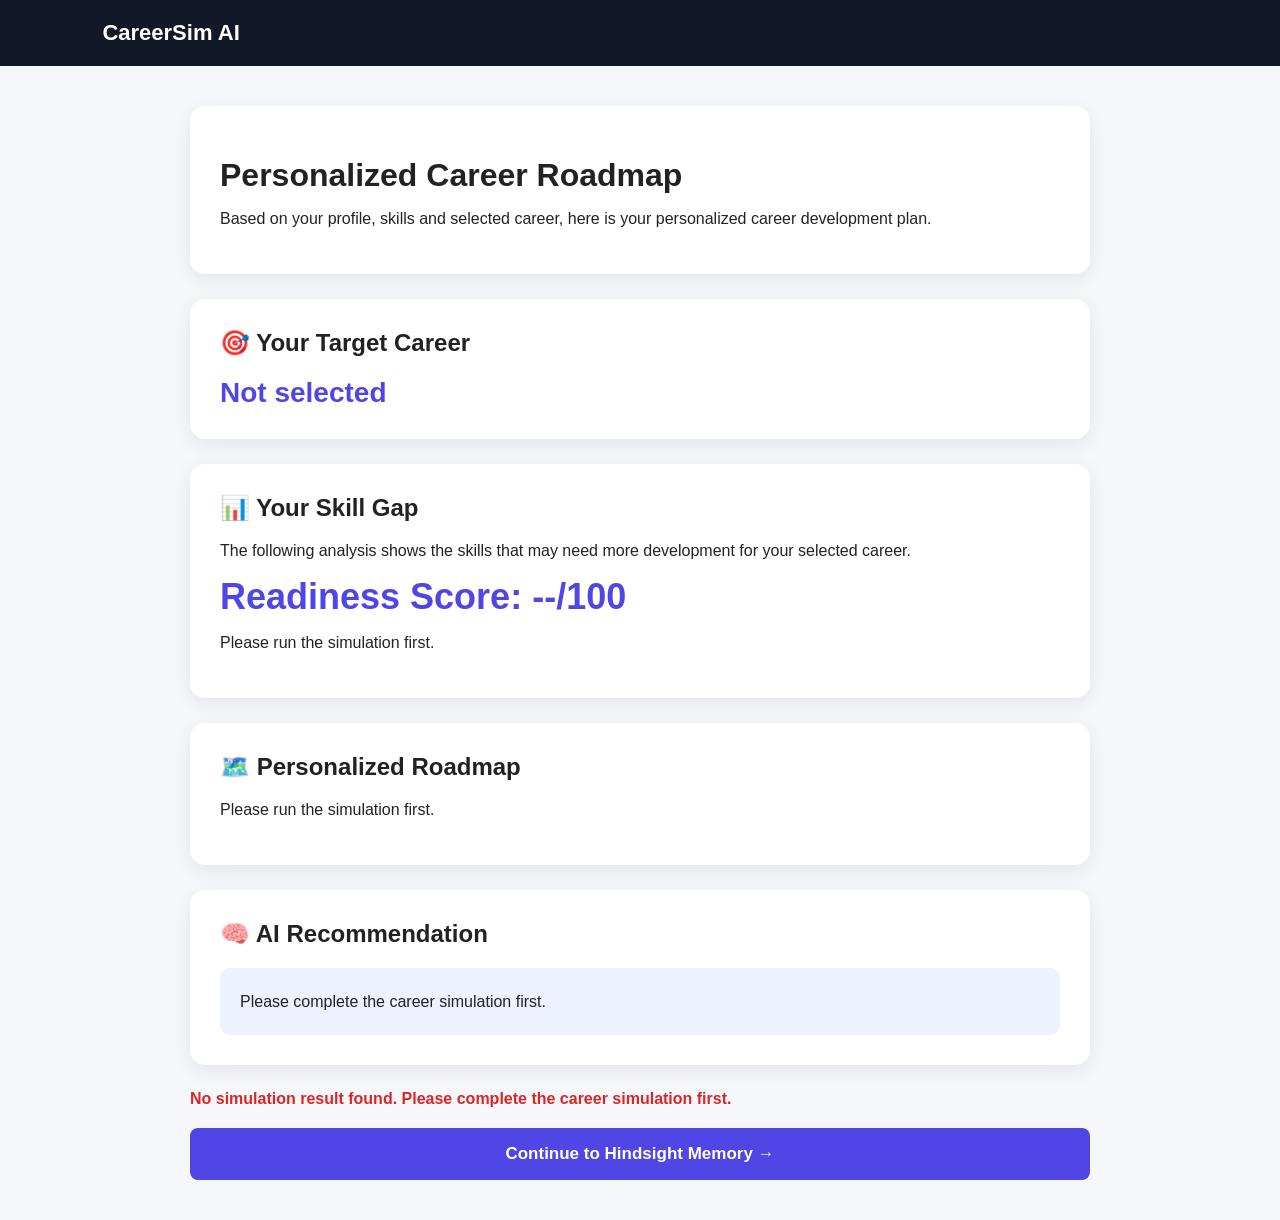
<file: frontend/results.html>
<!DOCTYPE html>
<html lang="en">
<head>
    <meta charset="UTF-8">
    <meta name="viewport" content="width=device-width, initial-scale=1.0">
    <title>Career Roadmap | CareerSim AI</title>

    <style>
        * {
            box-sizing: border-box;
        }

        body {
            margin: 0;
            font-family: Arial, sans-serif;
            background: #f5f7fb;
            color: #222;
        }

        .navbar {
            background: #111827;
            color: white;
            padding: 20px 8%;
            font-size: 22px;
            font-weight: bold;
        }

        .container {
            width: 90%;
            max-width: 900px;
            margin: 40px auto;
        }

        .card {
            background: white;
            padding: 30px;
            margin-bottom: 25px;
            border-radius: 15px;
            box-shadow: 0 5px 20px rgba(0,0,0,0.08);
        }

        h1 {
            margin-bottom: 10px;
        }

        h2 {
            margin-top: 0;
        }

        .career {
            font-size: 28px;
            font-weight: bold;
            color: #4f46e5;
        }

        .score {
            font-size: 36px;
            font-weight: bold;
            color: #4f46e5;
            margin: 15px 0;
        }

        .gap {
            border: 1px solid #ddd;
            padding: 15px;
            margin: 10px 0;
            border-radius: 8px;
        }

        .roadmap-item {
            display: flex;
            gap: 20px;
            margin: 20px 0;
            padding: 20px;
            background: #f8fafc;
            border-radius: 10px;
        }

        .month {
            font-size: 22px;
            font-weight: bold;
            color: #4f46e5;
            min-width: 60px;
        }

        .roadmap-title {
            font-size: 19px;
            font-weight: bold;
            margin-bottom: 5px;
        }

        .recommendation {
            background: #eef2ff;
            padding: 20px;
            border-radius: 10px;
            line-height: 1.7;
            white-space: pre-line;
        }

        .button {
            display: block;
            text-align: center;
            text-decoration: none;
            background: #4f46e5;
            color: white;
            padding: 16px;
            border-radius: 8px;
            font-size: 17px;
            font-weight: bold;
            margin-top: 20px;
        }

        .button:hover {
            background: #3730a3;
        }

        #error {
            color: #dc2626;
            font-weight: bold;
        }
    </style>
</head>

<body>

<div class="navbar">
    CareerSim AI
</div>

<div class="container">

    <div class="card">
        <h1>Personalized Career Roadmap</h1>
        <p>
            Based on your profile, skills and selected career,
            here is your personalized career development plan.
        </p>
    </div>

    <div class="card">
        <h2>🎯 Your Target Career</h2>
        <div class="career" id="careerName">Loading...</div>
    </div>

    <div class="card">
        <h2>📊 Your Skill Gap</h2>

        <p>
            The following analysis shows the skills that may need
            more development for your selected career.
        </p>

        <div class="score">
            Readiness Score:
            <span id="readinessScore">--</span>/100
        </div>

        <div id="skillGaps"></div>
    </div>

    <div class="card">
        <h2>🗺️ Personalized Roadmap</h2>

        <div id="roadmap"></div>
    </div>

    <div class="card">
        <h2>🧠 AI Recommendation</h2>

        <div class="recommendation" id="recommendation">
            Loading recommendation...
        </div>
    </div>

    <div id="error"></div>

    <a href="memory.html" class="button">
        Continue to Hindsight Memory →
    </a>

</div>

<script>

const result = localStorage.getItem("simulationResult");

const careerName = document.getElementById("careerName");
const readinessScore = document.getElementById("readinessScore");
const skillGaps = document.getElementById("skillGaps");
const roadmap = document.getElementById("roadmap");
const recommendation = document.getElementById("recommendation");
const error = document.getElementById("error");

if (!result) {

    error.textContent =
        "No simulation result found. Please complete the career simulation first.";

    careerName.textContent =
        localStorage.getItem("selectedCareer") || "Not selected";

    readinessScore.textContent = "--";

    skillGaps.innerHTML =
        "<p>Please run the simulation first.</p>";

    roadmap.innerHTML =
        "<p>Please run the simulation first.</p>";

    recommendation.textContent =
        "Please complete the career simulation first.";

} else {

    try {

        const data = JSON.parse(result);

        console.log("Simulation Result:", data);

        careerName.textContent =
            data.target_career || "Not selected";

        readinessScore.textContent =
            data.readiness_score ?? "--";


        // Skill Gap

        if (data.skill_gaps && data.skill_gaps.length > 0) {

            skillGaps.innerHTML = "";

            data.skill_gaps.forEach(item => {

                const div = document.createElement("div");

                div.className = "gap";

                div.innerHTML = `
                    <strong>${item.skill}</strong><br>
                    Current Level: ${item.current}/5<br>
                    Required Level: ${item.required}/5<br>
                    Gap: ${item.gap}
                    <br>
                    Status: ${item.status}
                `;

                skillGaps.appendChild(div);

            });

        } else {

            skillGaps.innerHTML =
                "<p>No skill gaps available.</p>";

        }


        // Roadmap

        if (data.roadmap && data.roadmap.length > 0) {

            roadmap.innerHTML = "";

            data.roadmap.forEach(item => {

                const div = document.createElement("div");

                div.className = "roadmap-item";

                div.innerHTML = `
                    <div class="month">
                        ${item.month}
                    </div>

                    <div>
                        <div class="roadmap-title">
                            ${item.title}
                        </div>

                        <div>
                            ${item.description}
                        </div>
                    </div>
                `;

                roadmap.appendChild(div);

            });

        } else {

            roadmap.innerHTML =
                "<p>No roadmap available.</p>";

        }


        // AI Recommendation

        recommendation.textContent =
            data.ai_recommendation ||
            "Continue improving your weakest skills and follow the roadmap consistently.";

    }

    catch (e) {

        console.error(e);

        error.textContent =
            "Unable to read the simulation result.";

    }

}

</script>

</body>
</html>
</file>
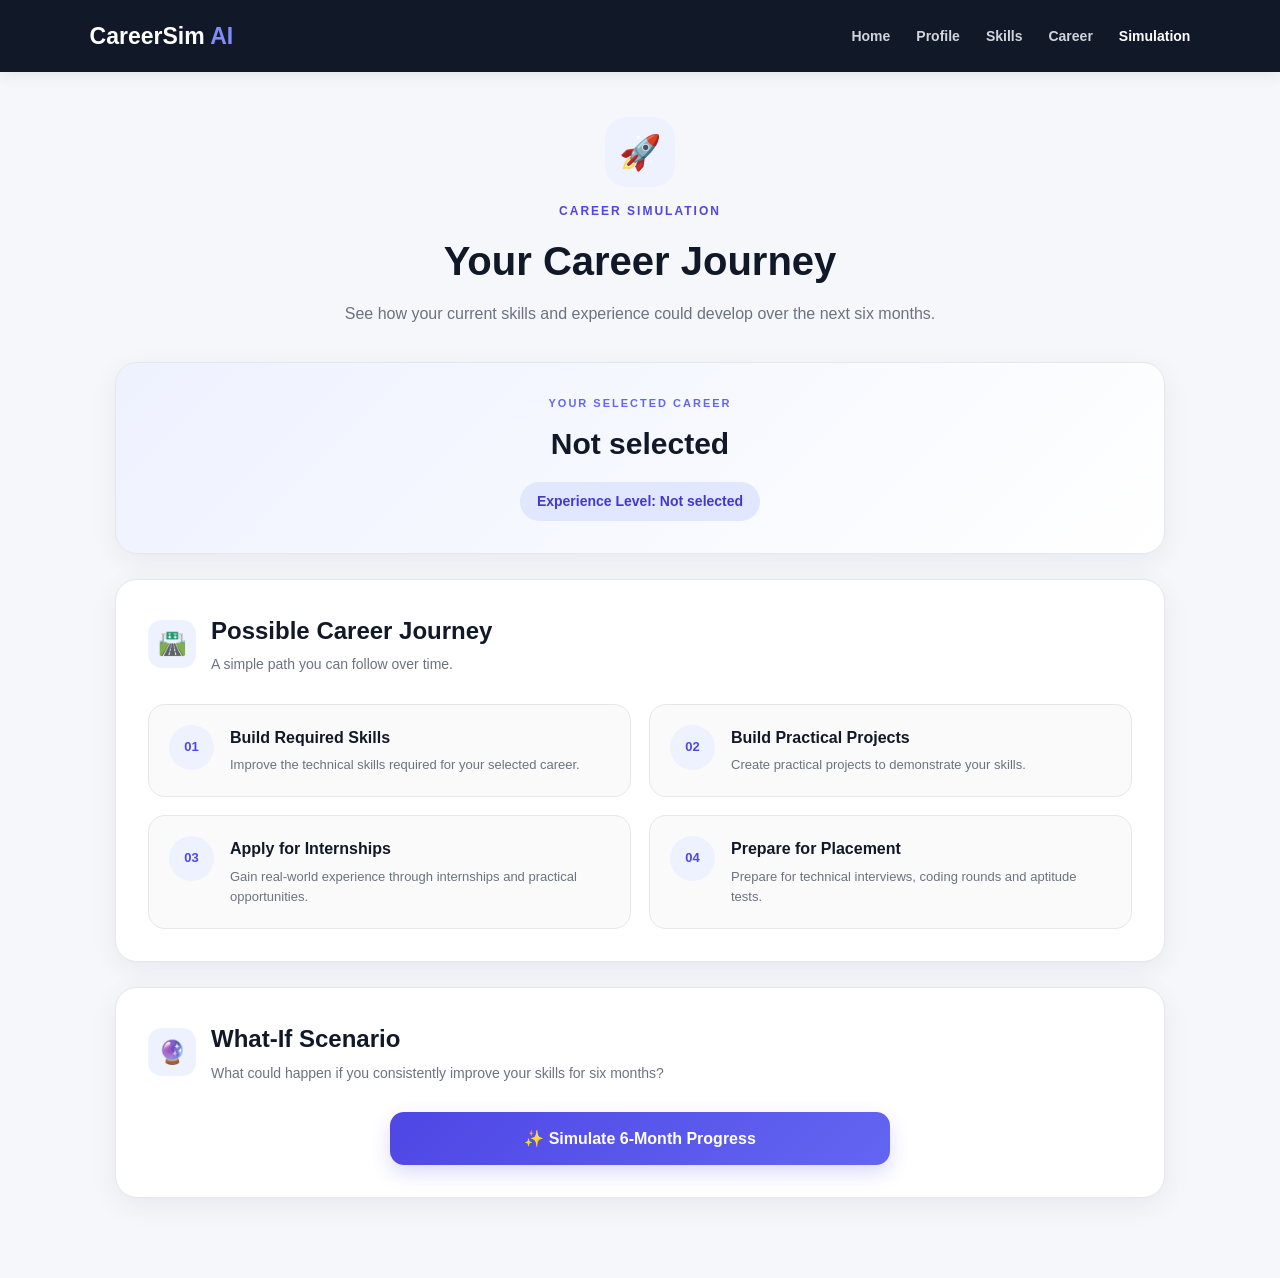
<file: frontend/simulation.html>
<!DOCTYPE html>
<html lang="en">

<head>

    <meta charset="UTF-8">

    <meta
        name="viewport"
        content="width=device-width, initial-scale=1.0">

    <title>
        Career Simulation | CareerSim AI
    </title>

    <link rel="stylesheet" href="style.css">

</head>


<body>


    <!-- NAVBAR -->

    <nav class="navbar">

        <div class="logo">
            CareerSim <span>AI</span>
        </div>

        <div class="nav-links">

            <a href="index.html">
                Home
            </a>

            <a href="profile.html">
                Profile
            </a>

            <a href="skills.html">
                Skills
            </a>

            <a href="career.html">
                Career
            </a>

            <a href="simulation.html"
               class="active">
                Simulation
            </a>

        </div>

    </nav>



    <!-- MAIN -->

    <main class="simulation-container">


        <!-- HEADER -->

        <section class="simulation-header">

            <div class="simulation-icon">
                🚀
            </div>

            <p class="tagline">
                CAREER SIMULATION
            </p>

            <h1>
                Your Career Journey
            </h1>

            <p>
                See how your current skills and experience
                could develop over the next six months.
            </p>

        </section>



        <!-- SELECTED CAREER -->

        <section class="simulation-card career-summary">

            <div class="card-label">
                YOUR SELECTED CAREER
            </div>

            <h2 id="selectedCareer">
                Loading...
            </h2>

            <div
                id="experienceLevel"
                class="experience-badge">

                Loading...

            </div>

        </section>



        <!-- CAREER JOURNEY -->

        <section class="simulation-card">

            <div class="section-title-row">

                <span class="section-icon">
                    🛣️
                </span>

                <div>

                    <h2>
                        Possible Career Journey
                    </h2>

                    <p>
                        A simple path you can follow over time.
                    </p>

                </div>

            </div>


            <div class="simulation-journey">


                <div class="simulation-step">

                    <div class="step-circle">
                        01
                    </div>

                    <div>

                        <h3>
                            Build Required Skills
                        </h3>

                        <p>
                            Improve the technical skills required
                            for your selected career.
                        </p>

                    </div>

                </div>


                <div class="simulation-step">

                    <div class="step-circle">
                        02
                    </div>

                    <div>

                        <h3>
                            Build Practical Projects
                        </h3>

                        <p>
                            Create practical projects to demonstrate
                            your skills.
                        </p>

                    </div>

                </div>


                <div class="simulation-step">

                    <div class="step-circle">
                        03
                    </div>

                    <div>

                        <h3>
                            Apply for Internships
                        </h3>

                        <p>
                            Gain real-world experience through
                            internships and practical opportunities.
                        </p>

                    </div>

                </div>


                <div class="simulation-step">

                    <div class="step-circle">
                        04
                    </div>

                    <div>

                        <h3>
                            Prepare for Placement
                        </h3>

                        <p>
                            Prepare for technical interviews,
                            coding rounds and aptitude tests.
                        </p>

                    </div>

                </div>


            </div>

        </section>



        <!-- WHAT IF -->

        <section class="simulation-card scenario-card">

            <div class="section-title-row">

                <span class="section-icon">
                    🔮
                </span>

                <div>

                    <h2>
                        What-If Scenario
                    </h2>

                    <p>
                        What could happen if you consistently
                        improve your skills for six months?
                    </p>

                </div>

            </div>


            <button
                type="button"
                id="simulateButton"
                class="simulate-button">

                <span>✨</span>

                Simulate 6-Month Progress

            </button>


            <div
                id="scenarioResult"
                class="scenario-result">

            </div>

        </section>



        <!-- RESULTS BUTTON -->

        <section
            id="resultsSection"
            class="final-actions"
            style="display:none;">

            <div class="success-message">

                🎉 Your simulation is ready!

            </div>


            <div class="action-buttons">

                <button
                    type="button"
                    id="resultsButton"
                    class="results-button">

                    📊 View Simulation Results
                    <span>→</span>

                </button>


                <button
                    type="button"
                    class="secondary-action"
                    onclick="window.location.href='career.html'">

                    🔄 Choose Another Career

                </button>


                <button
                    type="button"
                    class="secondary-action"
                    onclick="window.location.href='dashboard.html'">

                    🏠 Go to Dashboard

                </button>

            </div>

        </section>


    </main>



    <!-- JAVASCRIPT -->

    <script>

        const API_BASE_URL =
            "https://ai-career-decision-simulator.onrender.com";


        const selectedCareerElement =
            document.getElementById("selectedCareer");

        const experienceElement =
            document.getElementById("experienceLevel");

        const simulateButton =
            document.getElementById("simulateButton");

        const scenarioResult =
            document.getElementById("scenarioResult");

        const resultsSection =
            document.getElementById("resultsSection");

        const resultsButton =
            document.getElementById("resultsButton");



        /* FORMAT CAREER */

        function formatCareerName(career) {

            if (!career) {

                return "Not selected";

            }


            return career
                .replace(/-/g, " ")
                .replace(/\b\w/g, function(letter) {

                    return letter.toUpperCase();

                });

        }



        /* LOAD CAREER */

        function loadCareerInformation() {

            const savedCareer =
                localStorage.getItem("careerChoice");


            if (!savedCareer) {

                selectedCareerElement.textContent =
                    "Not selected";

                experienceElement.textContent =
                    "Experience Level: Not selected";

                return;

            }


            try {

                const career =
                    JSON.parse(savedCareer);


                const targetCareer =
                    career.target_career ||
                    career.targetCareer ||
                    "";


                const experience =
                    career.experience ||
                    "";


                selectedCareerElement.textContent =
                    formatCareerName(targetCareer);


                experienceElement.textContent =
                    experience
                        ? "🌱 " + formatCareerName(experience)
                        : "Experience Level: Not selected";


            } catch (error) {

                console.error(error);

            }

        }



        /* RUN SIMULATION */

        async function runSimulation() {

            const profileId =
                localStorage.getItem("profileId");

            const savedCareer =
                localStorage.getItem("careerChoice");

            const savedSkills =
                localStorage.getItem("careerSkills");

            const savedMemory =
                localStorage.getItem("careerMemory");


            if (!profileId) {

                scenarioResult.innerHTML = `
                    <div class="error-box">
                        ❌ Profile information is missing.
                        Please complete your profile first.
                    </div>
                `;

                return;

            }


            if (!savedCareer) {

                scenarioResult.innerHTML = `
                    <div class="error-box">
                        ❌ Please select a career first.
                    </div>
                `;

                return;

            }


            if (!savedSkills) {

                scenarioResult.innerHTML = `
                    <div class="error-box">
                        ❌ Please complete your Skills Assessment first.
                    </div>
                `;

                return;

            }


            try {

                const career =
                    JSON.parse(savedCareer);

                const skills =
                    JSON.parse(savedSkills);


                let memory = null;


                if (savedMemory) {

                    try {

                        memory =
                            JSON.parse(savedMemory);

                    } catch {

                        memory = null;

                    }

                }


                const targetCareer =
                    career.target_career ||
                    career.targetCareer;


                const experience =
                    career.experience;


                const simulationData = {

                    profile_id:
                        parseInt(profileId, 10),

                    target_career:
                        targetCareer,

                    experience:
                        experience,

                    skills: {

                        profile_id:
                            parseInt(profileId, 10),

                        python:
                            parseInt(skills.python || 0, 10),

                        java:
                            parseInt(skills.java || 0, 10),

                        sql:
                            parseInt(skills.sql || 0, 10),

                        statistics:
                            parseInt(
                                skills.statistics || 0,
                                10
                            ),

                        data_analysis:
                            parseInt(
                                skills.data_analysis ||
                                skills.dataAnalysis ||
                                0,
                                10
                            ),

                        web_development:
                            parseInt(
                                skills.web_development ||
                                skills.webDevelopment ||
                                0,
                                10
                            ),

                        communication:
                            parseInt(
                                skills.communication || 0,
                                10
                            )

                    },

                    memory:
                        memory

                };


                simulateButton.disabled = true;

                simulateButton.innerHTML =
                    "⏳ Running Simulation...";


                scenarioResult.innerHTML = `

                    <div class="loading-box">

                        <div class="loading-icon">
                            🤖
                        </div>

                        <h3>
                            AI is analyzing your career path...
                        </h3>

                        <p>
                            Checking your skills, experience
                            and career goals.
                        </p>

                    </div>

                `;


                const response =
                    await fetch(
                        `${API_BASE_URL}/api/simulation`,
                        {

                            method: "POST",

                            headers: {

                                "Content-Type":
                                    "application/json",

                                "Accept":
                                    "application/json"

                            },

                            body:
                                JSON.stringify(
                                    simulationData
                                )

                        }
                    );


                const responseText =
                    await response.text();


                let data;


                try {

                    data =
                        responseText
                            ? JSON.parse(responseText)
                            : {};

                } catch {

                    data =
                        responseText;

                }


                if (!response.ok) {

                    throw new Error(
                        `HTTP ${response.status}`
                    );

                }


                localStorage.setItem(
                    "simulationResult",
                    JSON.stringify(data)
                );


                const summary =
                    data.simulation &&
                    data.simulation.six_month_summary
                        ? data.simulation.six_month_summary
                        : "Your 6-month career simulation has been completed.";


                const readiness =
                    data.readiness_score ?? 0;


                let stepsHTML = "";


                if (
                    data.simulation &&
                    Array.isArray(
                        data.simulation.steps
                    )
                ) {

                    stepsHTML =
                        data.simulation.steps
                            .map(function(step, index) {

                                return `

                                    <div class="simulation-step">

                                        <div class="step-circle">
                                            ${String(index + 1).padStart(2, "0")}
                                        </div>

                                        <div>

                                            <h3>
                                                ${step}
                                            </h3>

                                        </div>

                                    </div>

                                `;

                            })
                            .join("");

                }


                scenarioResult.innerHTML = `

                    <div class="simulation-result-box">

                        <div class="result-heading">

                            <span>
                                📈
                            </span>

                            <h2>
                                6-Month Simulation
                            </h2>

                        </div>


                        <p class="result-summary">
                            ${summary}
                        </p>


                        <div class="readiness-box">

                            <div>

                                <p>
                                    Your simulated readiness
                                </p>

                                <strong>
                                    ${readiness}%
                                </strong>

                            </div>

                            <div class="score-circle">
                                🎯
                            </div>

                        </div>


                        <h2 class="result-section-title">
                            🚀 Simulated Career Journey
                        </h2>


                        <div class="simulation-journey">

                            ${stepsHTML}

                        </div>


                        <div class="recommendation-box">

                            <h3>
                                💡 AI Recommendation
                            </h3>

                            <p>
                                ${
                                    data.ai_recommendation ||
                                    "Continue improving your skills and follow your personalized roadmap."
                                }
                            </p>

                        </div>

                    </div>

                `;


                resultsSection.style.display =
                    "block";


                simulateButton.disabled =
                    false;

                simulateButton.innerHTML =
                    "🔄 Simulate Again";


                resultsSection.scrollIntoView({
                    behavior: "smooth",
                    block: "start"
                });


            } catch (error) {

                console.error(
                    "Simulation error:",
                    error
                );


                scenarioResult.innerHTML = `

                    <div class="error-box">

                        ❌ Simulation failed.

                        <br><br>

                        ${error.message}

                    </div>

                `;


                simulateButton.disabled =
                    false;

                simulateButton.innerHTML =
                    "✨ Simulate 6-Month Progress";

            }

        }



        simulateButton.addEventListener(
            "click",
            runSimulation
        );


        resultsButton.addEventListener(
            "click",
            function() {

                window.location.href =
                    "results.html";

            }
        );


        loadCareerInformation();

    </script>

</body>

</html>
</file>
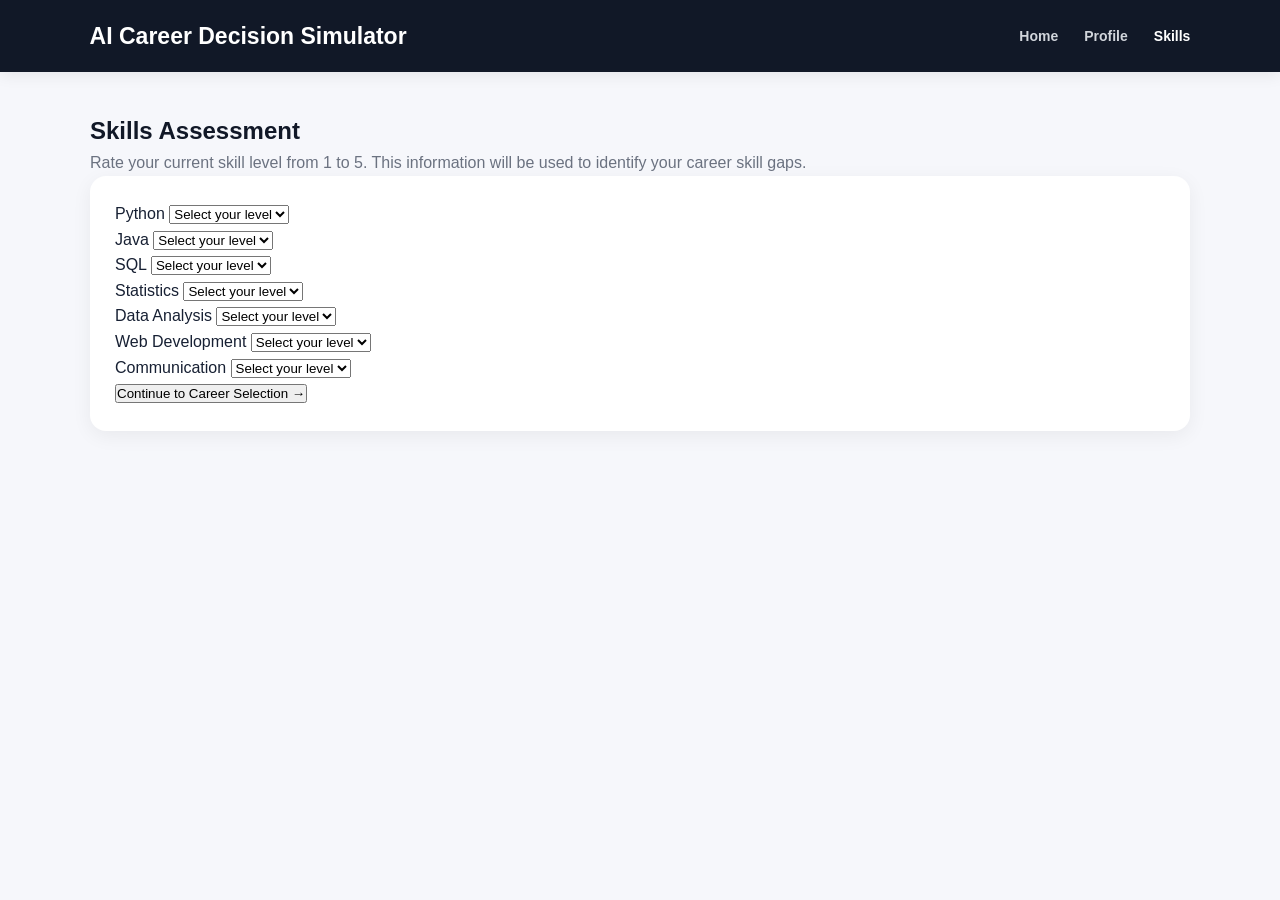
<file: frontend/skills.html>
<!DOCTYPE html>
<html lang="en">
<head>
    <meta charset="UTF-8">
    <meta name="viewport" content="width=device-width, initial-scale=1.0">

    <title>Skills Assessment | AI Career Decision Simulator</title>

    <link rel="stylesheet" href="style.css">
</head>

<body>

    <!-- Navigation -->
    <nav class="navbar">
        <div class="logo">
            AI Career Decision Simulator
        </div>

        <div class="nav-links">
            <a href="index.html">Home</a>
            <a href="profile.html">Profile</a>
            <a href="skills.html" class="active">Skills</a>
        </div>
    </nav>


    <!-- Main Content -->
    <main class="container">

        <section class="page-header">

            <h1>Skills Assessment</h1>

            <p>
                Rate your current skill level from 1 to 5.
                This information will be used to identify your
                career skill gaps.
            </p>

        </section>


        <!-- Skills Form -->
        <section class="form-section">

            <form id="skillsForm">

                <!-- Python -->
                <div class="form-group">

                    <label for="python">
                        Python
                    </label>

                    <select id="python" name="python" required>

                        <option value="">
                            Select your level
                        </option>

                        <option value="1">
                            1 - Beginner
                        </option>

                        <option value="2">
                            2 - Basic
                        </option>

                        <option value="3">
                            3 - Intermediate
                        </option>

                        <option value="4">
                            4 - Advanced
                        </option>

                        <option value="5">
                            5 - Expert
                        </option>

                    </select>

                </div>


                <!-- Java -->
                <div class="form-group">

                    <label for="java">
                        Java
                    </label>

                    <select id="java" name="java" required>

                        <option value="">
                            Select your level
                        </option>

                        <option value="1">
                            1 - Beginner
                        </option>

                        <option value="2">
                            2 - Basic
                        </option>

                        <option value="3">
                            3 - Intermediate
                        </option>

                        <option value="4">
                            4 - Advanced
                        </option>

                        <option value="5">
                            5 - Expert
                        </option>

                    </select>

                </div>


                <!-- SQL -->
                <div class="form-group">

                    <label for="sql">
                        SQL
                    </label>

                    <select id="sql" name="sql" required>

                        <option value="">
                            Select your level
                        </option>

                        <option value="1">
                            1 - Beginner
                        </option>

                        <option value="2">
                            2 - Basic
                        </option>

                        <option value="3">
                            3 - Intermediate
                        </option>

                        <option value="4">
                            4 - Advanced
                        </option>

                        <option value="5">
                            5 - Expert
                        </option>

                    </select>

                </div>


                <!-- Statistics -->
                <div class="form-group">

                    <label for="statistics">
                        Statistics
                    </label>

                    <select id="statistics" name="statistics" required>

                        <option value="">
                            Select your level
                        </option>

                        <option value="1">
                            1 - Beginner
                        </option>

                        <option value="2">
                            2 - Basic
                        </option>

                        <option value="3">
                            3 - Intermediate
                        </option>

                        <option value="4">
                            4 - Advanced
                        </option>

                        <option value="5">
                            5 - Expert
                        </option>

                    </select>

                </div>


                <!-- Data Analysis -->
                <div class="form-group">

                    <label for="data_analysis">
                        Data Analysis
                    </label>

                    <select id="data_analysis" name="data_analysis" required>

                        <option value="">
                            Select your level
                        </option>

                        <option value="1">
                            1 - Beginner
                        </option>

                        <option value="2">
                            2 - Basic
                        </option>

                        <option value="3">
                            3 - Intermediate
                        </option>

                        <option value="4">
                            4 - Advanced
                        </option>

                        <option value="5">
                            5 - Expert
                        </option>

                    </select>

                </div>


                <!-- Web Development -->
                <div class="form-group">

                    <label for="web_development">
                        Web Development
                    </label>

                    <select
                        id="web_development"
                        name="web_development"
                        required
                    >

                        <option value="">
                            Select your level
                        </option>

                        <option value="1">
                            1 - Beginner
                        </option>

                        <option value="2">
                            2 - Basic
                        </option>

                        <option value="3">
                            3 - Intermediate
                        </option>

                        <option value="4">
                            4 - Advanced
                        </option>

                        <option value="5">
                            5 - Expert
                        </option>

                    </select>

                </div>


                <!-- Communication -->
                <div class="form-group">

                    <label for="communication">
                        Communication
                    </label>

                    <select
                        id="communication"
                        name="communication"
                        required
                    >

                        <option value="">
                            Select your level
                        </option>

                        <option value="1">
                            1 - Beginner
                        </option>

                        <option value="2">
                            2 - Basic
                        </option>

                        <option value="3">
                            3 - Intermediate
                        </option>

                        <option value="4">
                            4 - Advanced
                        </option>

                        <option value="5">
                            5 - Expert
                        </option>

                    </select>

                </div>


                <!-- Submit -->
                <div class="form-actions">

                    <button type="submit" class="primary-btn">
                        Continue to Career Selection →
                    </button>

                </div>

            </form>

        </section>

    </main>


    <!-- IMPORTANT:
         Only script.js handles the Skills API.
         There is NO old onclick/fetch code here.
    -->
    <script src="script.js"></script>

</body>
</html>
</file>
<file: frontend/style.css>
/* =====================================================
   CAREERSIM AI
   COMPLETE WEBSITE STYLE
   ===================================================== */

* {
    margin: 0;
    padding: 0;
    box-sizing: border-box;
}

html {
    scroll-behavior: smooth;
}

body {
    font-family: Arial, Helvetica, sans-serif;
    background: #f6f7fb;
    color: #172033;
    line-height: 1.6;
}


/* =====================================================
   NAVBAR
   ===================================================== */

.navbar {
    width: 100%;
    min-height: 72px;

    background: #111827;

    display: flex;
    align-items: center;
    justify-content: space-between;

    padding: 16px 7%;

    box-shadow:
        0 3px 15px rgba(0, 0, 0, 0.08);
}

.logo {
    color: white;
    font-size: 23px;
    font-weight: 700;
}

.logo span {
    color: #818cf8;
}

.nav-links {
    display: flex;
    align-items: center;
    gap: 26px;
}

.nav-links a {
    color: #d1d5db;
    text-decoration: none;
    font-size: 14px;
    font-weight: 600;
    transition: 0.2s;
}

.nav-links a:hover,
.nav-links a.active {
    color: white;
}


/* =====================================================
   COMMON
   ===================================================== */

h1,
h2,
h3 {
    color: #111827;
}

p {
    color: #6b7280;
}

.tagline {
    color: #4f46e5;

    font-size: 12px;
    font-weight: 800;

    letter-spacing: 2px;
}


/* =====================================================
   HOMEPAGE
   ===================================================== */

.hero-section {
    width: 92%;
    max-width: 1150px;

    min-height: 500px;

    margin: 55px auto;

    padding: 70px 40px;

    display: flex;
    align-items: center;
    justify-content: center;

    text-align: center;

    background:
        linear-gradient(
            135deg,
            #eef2ff,
            #ffffff,
            #f5f3ff
        );

    border: 1px solid #e0e7ff;

    border-radius: 28px;

    box-shadow:
        0 15px 40px rgba(79, 70, 229, 0.08);
}

.hero-content {
    width: 100%;
    max-width: 850px;
    margin: auto;
}

.hero-content h1 {
    font-size: 50px;
    line-height: 1.15;
    margin: 18px 0 25px;
}

.hero-content h1 span {
    display: block;
    color: #4f46e5;
}

.hero-description {
    max-width: 750px;
    margin: auto auto 35px;
    font-size: 18px;
}

.primary-button {
    display: inline-flex;
    align-items: center;
    justify-content: center;

    padding: 15px 30px;

    background: #4f46e5;
    color: white;

    text-decoration: none;

    border-radius: 12px;

    font-weight: 700;

    transition: 0.2s;
}

.primary-button:hover {
    background: #3730a3;
    transform: translateY(-2px);
}


/* =====================================================
   GENERAL SECTIONS
   ===================================================== */

.content-section {
    width: 92%;
    max-width: 1150px;

    margin: auto;

    padding: 60px 0;
}

.section-heading {
    text-align: center;
    max-width: 800px;

    margin: 0 auto 40px;
}

.section-heading h2 {
    font-size: 34px;
    margin-top: 10px;
}


/* =====================================================
   JOURNEY / FEATURES
   ===================================================== */

.journey,
.features {
    display: grid;

    grid-template-columns:
        repeat(4, minmax(0, 1fr));

    gap: 22px;
}

.journey-card,
.feature-card {
    background: white;

    border: 1px solid #e5e7eb;

    border-radius: 18px;

    padding: 30px 24px;

    text-align: center;

    box-shadow:
        0 8px 25px rgba(15, 23, 42, 0.05);

    transition: 0.2s;
}

.journey-card:hover,
.feature-card:hover {
    transform: translateY(-5px);

    border-color: #c7d2fe;

    box-shadow:
        0 15px 30px rgba(79, 70, 229, 0.10);
}

.step-number {
    width: 48px;
    height: 48px;

    margin: 0 auto 18px;

    display: flex;
    align-items: center;
    justify-content: center;

    border-radius: 50%;

    background: #eef2ff;
    color: #4f46e5;

    font-weight: 700;
}


/* =====================================================
   CAREER PAGE
   ===================================================== */

.career-page {
    min-height: calc(100vh - 72px);

    padding: 55px 20px;

    display: flex;
    justify-content: center;
    align-items: flex-start;
}

.career-container {
    width: 100%;
    max-width: 900px;

    background: white;

    padding: 45px;

    border-radius: 26px;

    box-shadow:
        0 15px 45px rgba(15, 23, 42, 0.08);
}

.career-header {
    text-align: center;

    margin-bottom: 45px;
}

.page-icon {
    width: 65px;
    height: 65px;

    margin: 0 auto 18px;

    display: flex;
    align-items: center;
    justify-content: center;

    background: #eef2ff;

    border-radius: 20px;

    font-size: 30px;
}

.career-header h1 {
    font-size: 38px;

    margin: 10px 0;
}

.career-subtitle {
    max-width: 650px;

    margin: auto;

    font-size: 16px;
}


/* =====================================================
   SELECTION
   ===================================================== */

.selection-section {
    margin-bottom: 42px;
}

.selection-section h2 {
    font-size: 22px;

    margin-bottom: 5px;
}

.selection-description {
    margin-bottom: 22px;
}


/* =====================================================
   CAREER CHOICES
   ===================================================== */

.career-choice-grid {
    display: grid;

    grid-template-columns:
        repeat(3, 1fr);

    gap: 16px;
}

.career-choice {
    min-height: 150px;

    padding: 22px 15px;

    border: 2px solid #e5e7eb;

    background: white;

    border-radius: 18px;

    display: flex;
    flex-direction: column;
    align-items: center;
    justify-content: center;

    text-align: center;

    cursor: pointer;

    transition:
        transform 0.2s,
        border-color 0.2s,
        background 0.2s,
        box-shadow 0.2s;
}

.career-choice:hover {
    transform: translateY(-4px);

    border-color: #a5b4fc;

    background: #fafaff;

    box-shadow:
        0 10px 25px rgba(79, 70, 229, 0.10);
}

.career-choice.selected {
    border-color: #4f46e5;

    background: #eef2ff;

    box-shadow:
        0 10px 25px rgba(79, 70, 229, 0.15);

    transform: translateY(-3px);
}

.choice-icon {
    font-size: 32px;

    margin-bottom: 10px;
}

.choice-title {
    color: #111827;

    font-size: 16px;

    font-weight: 700;

    margin-bottom: 5px;
}

.choice-description {
    color: #6b7280;

    font-size: 12px;
}


/* =====================================================
   EXPERIENCE LEVELS
   ===================================================== */

.level-grid {
    display: grid;

    grid-template-columns:
        repeat(3, 1fr);

    gap: 18px;
}

.level-card {
    min-height: 175px;

    padding: 25px 18px;

    border: 2px solid #e5e7eb;

    background: white;

    border-radius: 20px;

    display: flex;
    flex-direction: column;
    align-items: center;
    justify-content: center;

    text-align: center;

    cursor: pointer;

    transition:
        transform 0.2s,
        border-color 0.2s,
        background 0.2s,
        box-shadow 0.2s;
}

.level-card:hover {
    transform: translateY(-5px);

    border-color: #a5b4fc;

    background: #fafaff;

    box-shadow:
        0 12px 25px rgba(79, 70, 229, 0.10);
}

.level-card.selected {
    border-color: #4f46e5;

    background:
        linear-gradient(
            135deg,
            #eef2ff,
            #f5f3ff
        );

    box-shadow:
        0 12px 30px rgba(79, 70, 229, 0.16);

    transform: translateY(-4px);
}

.level-emoji {
    font-size: 35px;

    margin-bottom: 10px;
}

.level-title {
    color: #111827;

    font-size: 18px;

    font-weight: 700;

    margin-bottom: 6px;
}

.level-description {
    color: #6b7280;

    font-size: 13px;
}


/* HIDDEN SELECT */

.hidden-select {
    position: absolute;

    width: 1px;
    height: 1px;

    opacity: 0;

    pointer-events: none;
}


/* =====================================================
   CAREER ACTIONS
   ===================================================== */

.career-actions {
    border-top: 1px solid #e5e7eb;

    padding-top: 30px;

    display: flex;
    flex-direction: column;

    align-items: center;

    gap: 15px;
}

.continue-career-button {
    width: 100%;
    max-width: 500px;

    padding: 17px 25px;

    border: none;

    border-radius: 14px;

    background: #4f46e5;

    color: white;

    font-size: 16px;

    font-weight: 700;

    cursor: pointer;

    transition: 0.2s;
}

.continue-career-button:hover {
    background: #3730a3;

    transform: translateY(-2px);

    box-shadow:
        0 10px 25px rgba(79, 70, 229, 0.20);
}

.continue-career-button span {
    margin-left: 10px;
}

.back-button {
    color: #4f46e5;

    text-decoration: none;

    font-weight: 600;

    font-size: 14px;
}


/* =====================================================
   SIMULATION PAGE
   ===================================================== */

.simulation-container {
    width: 92%;
    max-width: 1050px;

    margin: 45px auto 80px;
}

.simulation-header {
    text-align: center;

    margin-bottom: 35px;
}

.simulation-icon {
    width: 70px;
    height: 70px;

    margin: auto auto 15px;

    display: flex;
    align-items: center;
    justify-content: center;

    background: #eef2ff;

    border-radius: 22px;

    font-size: 34px;
}

.simulation-header h1 {
    font-size: 40px;

    margin: 8px 0;
}

.simulation-header p:last-child {
    max-width: 650px;

    margin: auto;
}


/* =====================================================
   SIMULATION CARDS
   ===================================================== */

.simulation-card {
    background: white;

    border: 1px solid #e5e7eb;

    border-radius: 22px;

    padding: 32px;

    margin-bottom: 25px;

    box-shadow:
        0 8px 30px rgba(15, 23, 42, 0.06);
}

.career-summary {
    text-align: center;

    background:
        linear-gradient(
            135deg,
            #eef2ff,
            #ffffff
        );
}

.card-label {
    color: #6366f1;

    font-size: 11px;

    font-weight: 800;

    letter-spacing: 2px;

    margin-bottom: 8px;
}

.career-summary h2 {
    font-size: 30px;

    margin-bottom: 14px;
}

.experience-badge {
    display: inline-flex;

    align-items: center;

    padding: 8px 17px;

    border-radius: 30px;

    background: #e0e7ff;

    color: #4338ca;

    font-size: 14px;

    font-weight: 700;
}


/* =====================================================
   SECTION TITLE
   ===================================================== */

.section-title-row {
    display: flex;

    align-items: center;

    gap: 15px;

    margin-bottom: 28px;
}

.section-icon {
    width: 48px;
    height: 48px;

    display: flex;

    align-items: center;
    justify-content: center;

    background: #eef2ff;

    border-radius: 14px;

    font-size: 23px;
}

.section-title-row h2 {
    margin-bottom: 3px;
}

.section-title-row p {
    font-size: 14px;
}


/* =====================================================
   SIMULATION JOURNEY
   ===================================================== */

.simulation-journey {
    display: grid;

    grid-template-columns:
        repeat(2, 1fr);

    gap: 18px;
}

.simulation-step {
    display: flex;

    gap: 16px;

    padding: 20px;

    border: 1px solid #e5e7eb;

    border-radius: 17px;

    background: #fafafa;

    transition: 0.2s;
}

.simulation-step:hover {
    border-color: #c7d2fe;

    background: #fafaff;

    transform: translateY(-2px);
}

.step-circle {
    min-width: 45px;
    height: 45px;

    display: flex;

    align-items: center;
    justify-content: center;

    border-radius: 50%;

    background: #eef2ff;

    color: #4f46e5;

    font-weight: 800;

    font-size: 13px;
}

.simulation-step h3 {
    font-size: 16px;

    margin-bottom: 5px;
}

.simulation-step p {
    font-size: 13px;
}


/* =====================================================
   SIMULATE BUTTON
   ===================================================== */

.scenario-card {
    text-align: center;
}

.scenario-card .section-title-row {
    text-align: left;
}

.simulate-button {
    width: 100%;

    max-width: 500px;

    padding: 17px 25px;

    border: none;

    border-radius: 14px;

    background:
        linear-gradient(
            135deg,
            #4f46e5,
            #6366f1
        );

    color: white;

    font-size: 16px;

    font-weight: 700;

    cursor: pointer;

    box-shadow:
        0 8px 20px rgba(79, 70, 229, 0.20);

    transition: 0.2s;
}

.simulate-button:hover {
    transform: translateY(-2px);

    box-shadow:
        0 12px 28px rgba(79, 70, 229, 0.28);
}

.simulate-button:disabled {
    opacity: 0.7;

    cursor: wait;

    transform: none;
}


/* =====================================================
   LOADING
   ===================================================== */

.loading-box {
    margin-top: 25px;

    padding: 30px;

    border-radius: 18px;

    background: #f8faff;

    text-align: center;
}

.loading-icon {
    font-size: 40px;

    margin-bottom: 10px;
}

.loading-box h3 {
    margin-bottom: 5px;
}


/* =====================================================
   SIMULATION RESULT
   ===================================================== */

.simulation-result-box {
    margin-top: 30px;

    padding-top: 30px;

    border-top: 1px solid #e5e7eb;
}

.result-heading {
    display: flex;

    align-items: center;

    gap: 10px;

    margin-bottom: 15px;
}

.result-heading span {
    font-size: 25px;
}

.result-heading h2 {
    margin: 0;
}

.result-summary {
    font-size: 15px;

    margin-bottom: 25px;
}


/* =====================================================
   READINESS
   ===================================================== */

.readiness-box {
    display: flex;

    align-items: center;

    justify-content: space-between;

    padding: 25px;

    margin-bottom: 30px;

    background:
        linear-gradient(
            135deg,
            #eef2ff,
            #f5f3ff
        );

    border-radius: 18px;
}

.readiness-box p {
    margin-bottom: 2px;

    font-size: 13px;
}

.readiness-box strong {
    color: #4f46e5;

    font-size: 42px;
}

.score-circle {
    width: 65px;
    height: 65px;

    display: flex;

    align-items: center;
    justify-content: center;

    border-radius: 50%;

    background: white;

    font-size: 28px;

    box-shadow:
        0 5px 15px rgba(0, 0, 0, 0.06);
}

.result-section-title {
    margin: 25px 0 18px;
}


/* =====================================================
   AI RECOMMENDATION
   ===================================================== */

.recommendation-box {
    margin-top: 25px;

    padding: 22px;

    border-radius: 16px;

    background: #f0fdf4;

    border: 1px solid #bbf7d0;
}

.recommendation-box h3 {
    color: #166534;

    margin-bottom: 8px;
}

.recommendation-box p {
    color: #365314;
}


/* =====================================================
   FINAL BUTTONS
   ===================================================== */

.final-actions {
    text-align: center;

    margin-top: 30px;
}

.success-message {
    display: inline-block;

    padding: 12px 20px;

    margin-bottom: 20px;

    border-radius: 30px;

    background: #ecfdf5;

    color: #047857;

    font-size: 14px;

    font-weight: 700;
}

.action-buttons {
    display: flex;

    justify-content: center;

    gap: 14px;

    flex-wrap: wrap;
}

.results-button,
.secondary-action {
    min-height: 50px;

    padding: 13px 22px;

    border-radius: 12px;

    font-size: 14px;

    font-weight: 700;

    cursor: pointer;

    transition: 0.2s;
}

.results-button {
    border: none;

    background: #4f46e5;

    color: white;
}

.results-button:hover {
    background: #3730a3;

    transform: translateY(-2px);
}

.secondary-action {
    border: 1px solid #d1d5db;

    background: white;

    color: #374151;
}

.secondary-action:hover {
    border-color: #a5b4fc;

    background: #eef2ff;

    color: #4338ca;
}


/* =====================================================
   ERROR
   ===================================================== */

.error-box {
    margin-top: 20px;

    padding: 18px;

    border-radius: 14px;

    background: #fef2f2;

    border: 1px solid #fecaca;

    color: #991b1b;
}


/* =====================================================
   OLD COMMON CLASSES
   Keeps other pages working
   ===================================================== */

.container {
    width: 90%;
    max-width: 1100px;
    margin: 40px auto;
}

.form-section {
    background: white;

    padding: 25px;

    border-radius: 16px;

    margin-bottom: 20px;

    box-shadow:
        0 5px 20px rgba(0, 0, 0, 0.06);
}

button,
.primary-btn,
.primary-button,
.secondary-button,
.button {
    cursor: pointer;
}


/* =====================================================
   FOOTER
   ===================================================== */

footer {
    text-align: center;

    padding: 30px;

    margin-top: 40px;

    background: #111827;

    color: #cbd5e1;
}


/* =====================================================
   TABLET
   ===================================================== */

@media (max-width: 900px) {

    .career-choice-grid {
        grid-template-columns: repeat(2, 1fr);
    }

    .journey,
    .features {
        grid-template-columns: repeat(2, 1fr);
    }

}


/* =====================================================
   MOBILE
   ===================================================== */

@media (max-width: 650px) {

    .navbar {
        flex-direction: column;

        gap: 12px;

        padding: 18px 20px;
    }

    .nav-links {
        gap: 15px;

        flex-wrap: wrap;

        justify-content: center;
    }

    .hero-content h1 {
        font-size: 34px;
    }

    .career-container {
        padding: 25px 18px;

        border-radius: 20px;
    }

    .career-header h1 {
        font-size: 30px;
    }

    .career-choice-grid,
    .level-grid,
    .simulation-journey {
        grid-template-columns: 1fr;
    }

    .simulation-container {
        width: 94%;

        margin-top: 30px;
    }

    .simulation-card {
        padding: 22px 18px;
    }

    .simulation-header h1 {
        font-size: 32px;
    }

    .section-title-row {
        align-items: flex-start;
    }

    .readiness-box {
        padding: 20px;
    }

    .readiness-box strong {
        font-size: 35px;
    }

    .action-buttons {
        flex-direction: column;
    }

    .results-button,
    .secondary-action {
        width: 100%;
    }

}
</file>
